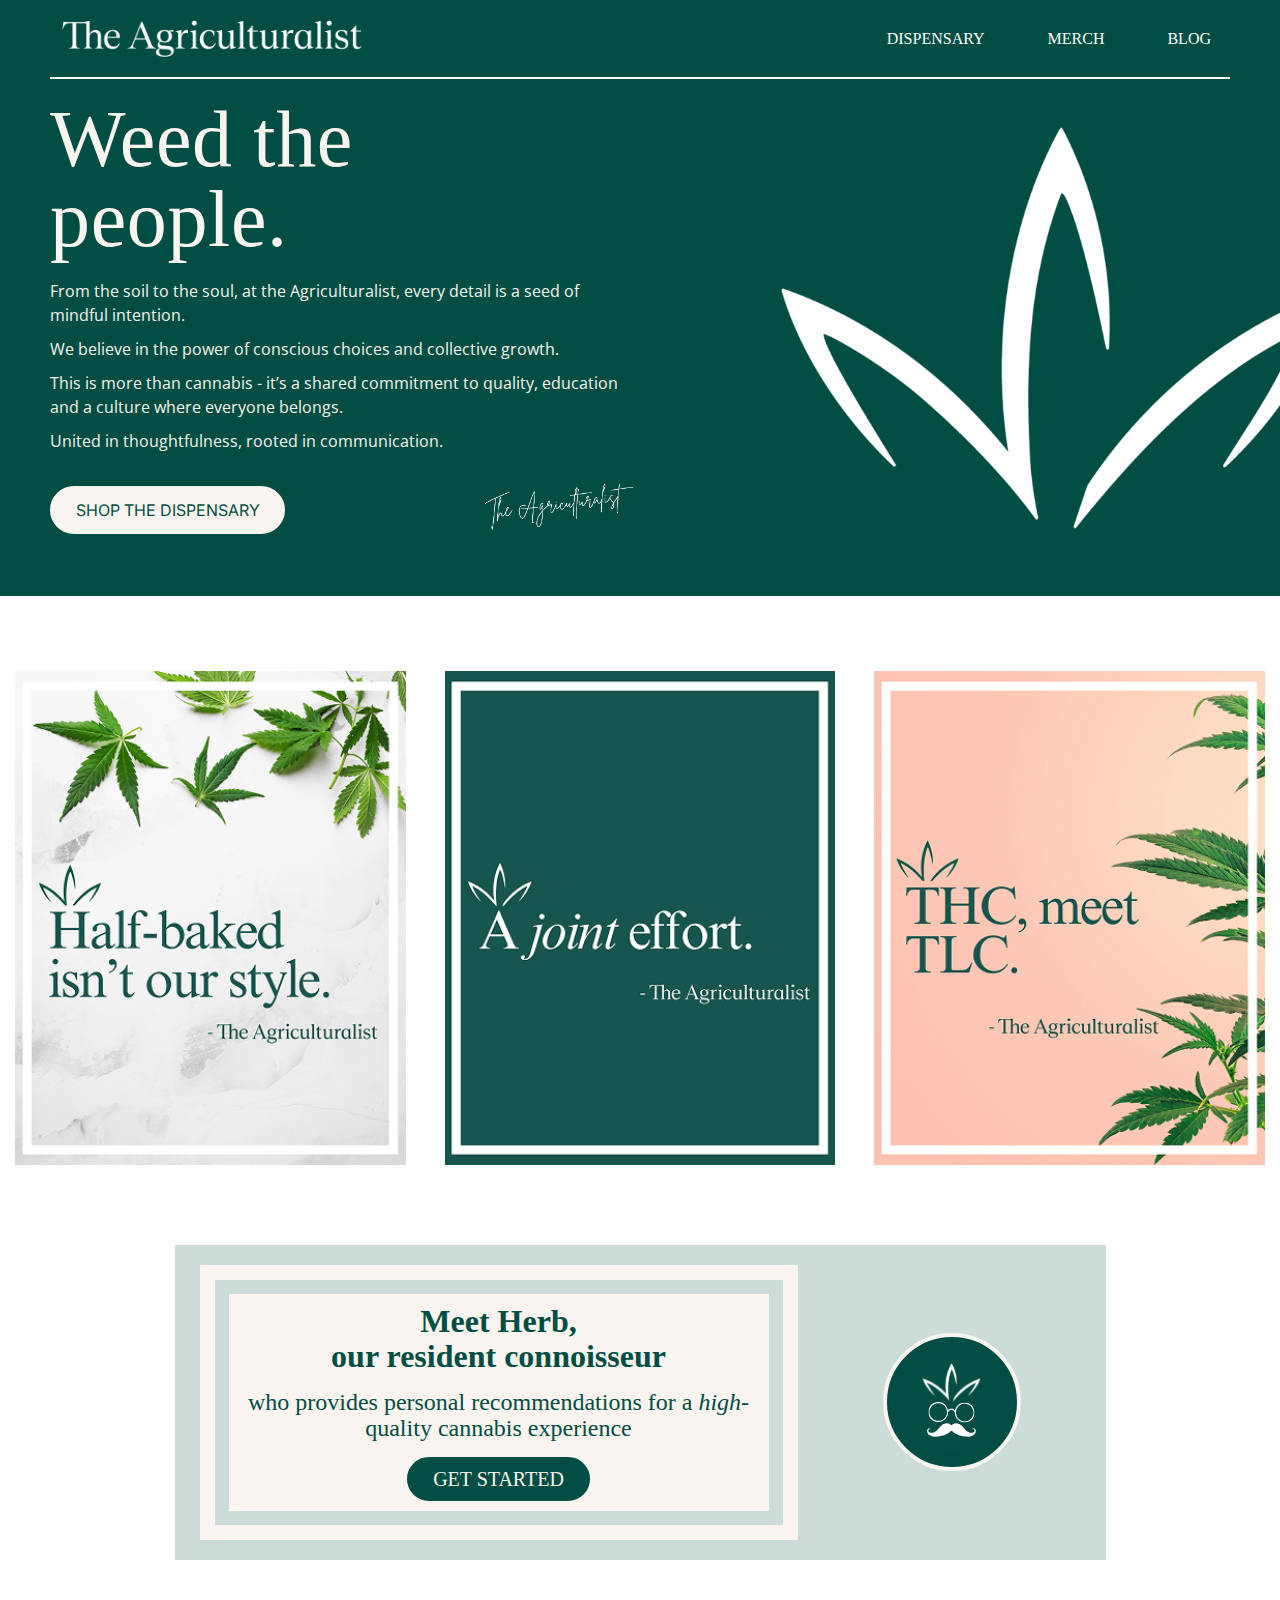
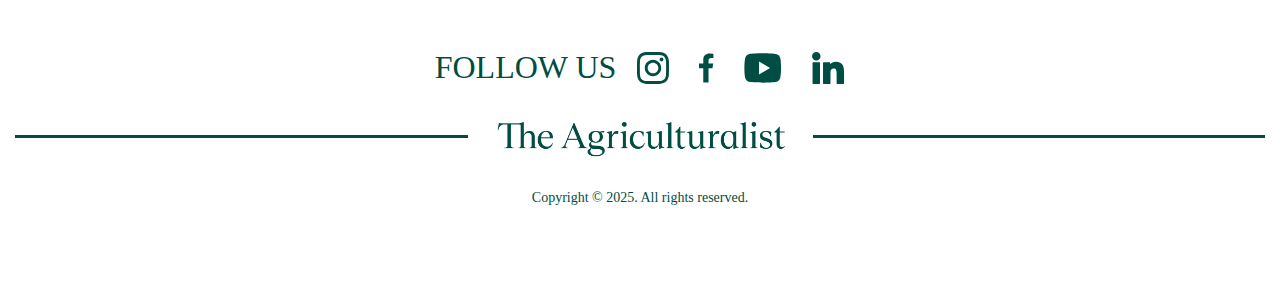
<file: index.html>
<!DOCTYPE html>
<html lang="en">
  <head>
    <!-- Google tag (gtag.js) -->
    <script async src="https://www.googletagmanager.com/gtag/js?id=G-NJY46LX2KY"></script>
    <script>
    window.dataLayer = window.dataLayer || [];
    function gtag(){dataLayer.push(arguments);}
    gtag('js', new Date());

    gtag('config', 'G-NJY46LX2KY');
    </script>
    <meta charset="UTF-8" />
    <meta name="viewport" content="width=device-width, initial-scale=1.0" />
    <meta name="description" content="Welcome to our online store"/>
    <title>The Agriculturalist</title>
    <!-- Favicon -->
    <link rel="icon" type="image/x-icon" href="assets/images/favicon.png">
    <link rel="apple-touch-icon" sizes="180x180" href="assets/images/favicon.png">
    <link rel="icon" type="image/png" sizes="32x32" href="assets/images/favicon.png">
    <link rel="icon" type="image/png" sizes="16x16" href="assets/images/favicon.png">
    <link rel="stylesheet" href="assets/fonts/fonts.css" />
    <link rel="stylesheet" href="assets/css/style.css" />
    <link rel="preconnect" href="https://fonts.googleapis.com" />
    <link rel="preconnect" href="https://fonts.gstatic.com" crossorigin />
    <link
      href="https://fonts.googleapis.com/css2?family=Open+Sans:ital,wght@0,300..800;1,300..800&display=swap"
      rel="stylesheet"
    />
    <link href="https://fonts.googleapis.com/css2?family=Inter:ital,opsz,wght@0,14..32,100..900;1,14..32,100..900&display=swap" rel="stylesheet">
    <script type="text/javascript" src="assets/js/custom.js"></script>
    <!-- Terpli Plugin -->
    <script id="terpliScript" async="true"
    src="https://assets.terpli.io/TerpliPlugin.js">
    </script>
    <!-- End Terpli Plugin -->
  </head>
  <body>
    <header class="header">
      <div class="header-main container">
        <div class="header-inner">
            <div class="site-logo">
                <a class="navbar-brand" href="https://the-agriculturalist-prod.vercel.app" target="_blank">
                    <img src="assets/images/main-logo.png" alt="site-logo" />
                  </a>
            </div>
            <button class="navbar-toggler" id="menu-toggle" aria-label="hamburger">
                <div class="bar"></div>
              </button>
            <nav class="desktop-navbar main-navigation">
                <ul class="nav-list">
                    <li class="nav-item">
                        <a href="https://dispensary.agriculturalist.group/" target="_blank">
                            DISPENSARY
                        </a>
                    </li>
                    <li class="nav-item">
                        <a href="https://dispensary.agriculturalist.group/collection/merch/" target="_blank">
                            MERCH
                        </a>
                    </li>
                    <li class="nav-item">
                        <a href="https://dispensary.agriculturalist.group/blog/" target="_blank">
                            BLOG
                        </a>
                    </li>
                </ul>
            </nav>
            <div class="mobile-navbar main-navigation">
                <ul class="nav-list">
                    <li class="nav-item">
                        <a href="https://dispensary.agriculturalist.group/" target="_blank">
                            DISPENSARY
                        </a>
                    </li>
                    <li class="nav-item">
                        <a href="https://dispensary.agriculturalist.group/collection/merch/" target="_blank">
                            MERCH
                        </a>
                    </li>
                    <li class="nav-item">
                        <a href="https://dispensary.agriculturalist.group/blog/" target="_blank">
                            BLOG
                        </a>
                    </li>
                </ul>
            </div>
        </div>
      </div>
    </header>
    <main id="mainContent">
    <section class="hero-banner-section">
        <div class="hero-banner-main container">
            <div class="left-content">
                <h1>Weed the <br> people.</h1>
                <div class="desc">
                    <p>From the soil to the soul, at the Agriculturalist, every detail is a seed of mindful intention.</p>
                    <p>We believe in the power of conscious choices and collective growth.</p>
                    <p>This is more than cannabis - it’s a shared commitment to quality, education and a culture where everyone belongs.</p>
                    <p>United in thoughtfulness, rooted in communication.</p>
                </div>
                <div class="cta-with-sign">
                    <a href="https://dispensary.agriculturalist.group/" target="_blank" class="button">SHOP THE DISPENSARY</a>
                    <div class="signature">
                        <img src="assets/images/TheAgriculturalist_Signature.svg" alt="agriculture-signature">
                    </div>
                </div>
            </div>
            <div class="right-image">
                <img src="assets/images/hero-banner.svg" alt="weed-banner">
            </div>
        </div>
    </section>
    <section class="frame-main common">
        <div class="container">
            <div class="frame-section">
                <ul class="frame-list">
                    <li>
                        <img src="assets/images/frame-1.png" alt="frame">
                    </li>
                    <li>
                        <img src="assets/images/frame-2.png" alt="frame">
                    </li>
                    <li>
                        <img src="assets/images/frame-3.png" alt="frame">
                    </li>
                </ul>
            </div>
        </div>
    </section>
    <section class="cta-main common">
        <div class="container">
            <div class="cta-section">
                <div class="cta-above">
                    <div class="cta-inside terpli-ad">
                        <div class="cta-left">
                            <div class="cta-left-inside">
                                <div class="cta-left-title">
                                    <h3>Meet Herb, <span>our resident connoisseur</span></h3>
                                </div>
                                <div class="cta-left-text">
                                    <p>who provides personal recommendations for a <span>high-</span>quality cannabis experience</p>
                                </div>
                                <div class="cta-left-btn">
                                    <a href="https://dispensary.agriculturalist.group/" target="_blank" class="btn-green">Get Started</a>
                                </div>
                            </div>
                        </div>
                        <div class="cta-right">
                            <div class="cta-logo-img">
                                <img src="assets/images/logo-main-edit.svg" alt="logo" class="cta-logo">
                            </div>
                        </div>
                    </div>
                </div>
            </div>
        </div>
    </section>
    </main>
    <!-- footer start -->
<footer class="footer common">
	<div class="container">
		<div class="footer-start">
            <div class="follow-us-start">
                <div class="follow-us-title">
                    <h2>Follow us</h2>
                </div>
                <div class="follow-us-list">
                    <ul class="social-icon">
                        <li>
                            <a href="https://www.instagram.com/theagriculturalist_fallriver/" target="_blank">
                                <img src="assets/images/instagram.svg" alt="instagram">
                            </a>
                        </li>
                        <li>
                            <a target="_blank" href="https://www.facebook.com/profile.php?id=61576019224677">
                                <img src="assets/images/facebook.svg" alt="facebook">
                            </a>
                        </li>
                        <li>
                            <a target="_blank" href="https://www.youtube.com/@TheAgriculturalist-Group">
                                <img src="assets/images/youtube.svg" alt="youtube">
                            </a>
                        </li>
                        <li>
                            <a target="_blank" href="https://www.linkedin.com/company/the-agriculturalist/">
                                <img src="assets/images/linkedin.svg" alt="linkedin">
                            </a>
                        </li>
                    </ul>
                </div>
            </div>
            <div class="footer-detail-start">
                <div class="footer-logo-start">
                    <div class="footer-logo">
                        <a href="https://dispensary.agriculturalist.group/" target="_blank">
                        <img src="assets/images/footer-logo-green.png" alt="logo" class="footer-logo-img">
                        </a>
                    </div>
                </div>
                <div class="footer-copyright-start">
                    <div class="footer-copyright">
                        <p>Copyright © 2025. All rights reserved.</p>
                    </div>
                </div>
            </div>
		</div>
	</div>
</footer>
<!-- footer end -->
  </body>
</html>
</file>
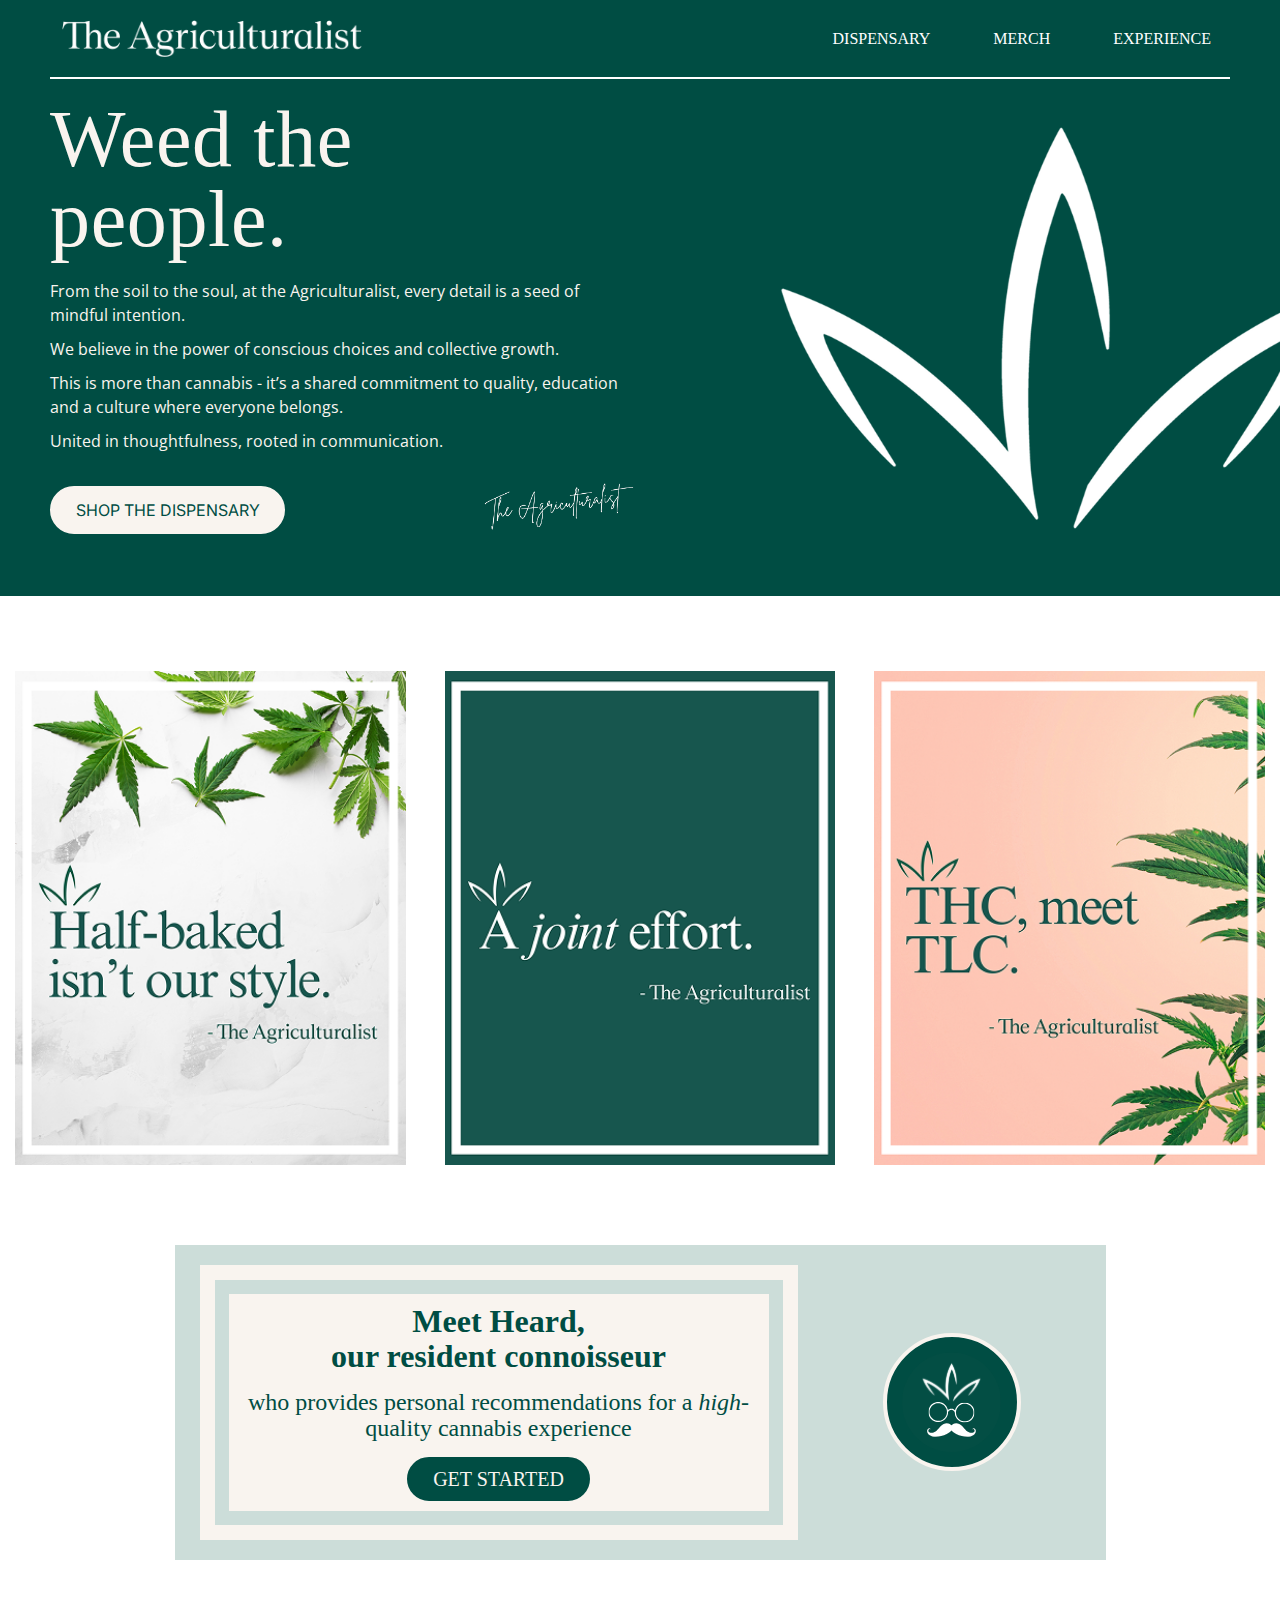
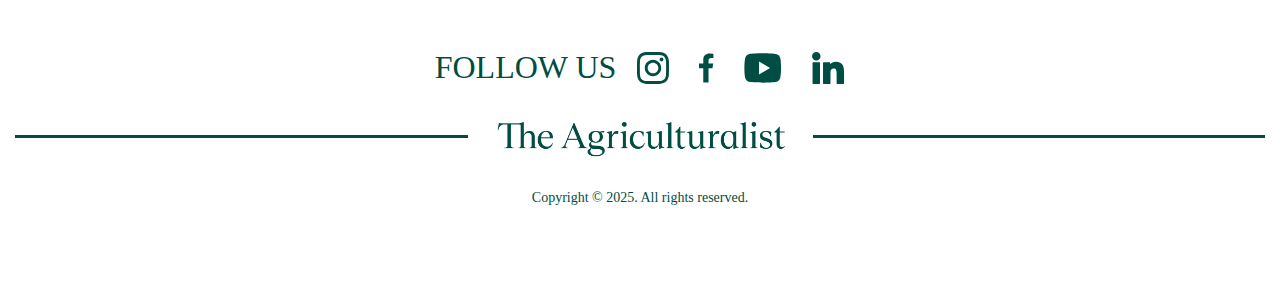
<file: theAgriculturist/index.html>
<!DOCTYPE html>
<html lang="en">
  <head>
    <meta charset="UTF-8" />
    <meta name="viewport" content="width=device-width, initial-scale=1.0" />
    <meta name="description" content="Welcome to our online store"/>
    <title>The Agriculturalist</title>
    <!-- Favicon -->
    <link rel="icon" type="image/x-icon" href="assets/images/favicon.png">
    <link rel="apple-touch-icon" sizes="180x180" href="assets/images/favicon.png">
    <link rel="icon" type="image/png" sizes="32x32" href="assets/images/favicon.png">
    <link rel="icon" type="image/png" sizes="16x16" href="assets/images/favicon.png">
    <link rel="stylesheet" href="assets/fonts/fonts.css" />
    <link rel="stylesheet" href="assets/css/style.css" />
    <link rel="preconnect" href="https://fonts.googleapis.com" />
    <link rel="preconnect" href="https://fonts.gstatic.com" crossorigin />
    <link
      href="https://fonts.googleapis.com/css2?family=Open+Sans:ital,wght@0,300..800;1,300..800&display=swap"
      rel="stylesheet"
    />
    <link href="https://fonts.googleapis.com/css2?family=Inter:ital,opsz,wght@0,14..32,100..900;1,14..32,100..900&display=swap" rel="stylesheet">
    <script type="text/javascript" src="assets/js/custom.js"></script>
  </head>
  <body>
    <header class="header">
      <div class="header-main container">
        <div class="header-inner">
            <div class="site-logo">
                <a class="navbar-brand" href="https://the-agriculturalist-prod.vercel.app" target="_blank">
                    <img src="assets/images/main-logo.png" alt="site-logo" />
                  </a>
            </div>
            <button class="navbar-toggler" id="menu-toggle" aria-label="hamburger">
                <div class="bar"></div>
              </button>
            <nav class="desktop-navbar main-navigation">
                <ul class="nav-list">
                    <li class="nav-item">
                        <a href="https://the-agriculturalist-prod.vercel.app/store-locator" target="_blank">
                            DISPENSARY
                        </a>
                    </li>
                    <li class="nav-item">
                        <a href="#">
                            MERCH
                        </a>
                    </li>
                    <li class="nav-item">
                        <a href="#">
                            EXPERIENCE
                        </a>
                    </li>
                </ul>
            </nav>
            <div class="mobile-navbar main-navigation">
                <ul class="nav-list">
                    <li class="nav-item">
                        <a href="https://the-agriculturalist-prod.vercel.app/store-locator" target="_blank">
                            DISPENSARY
                        </a>
                    </li>
                    <li class="nav-item">
                        <a href="#">
                            MERCH
                        </a>
                    </li>
                    <li class="nav-item">
                        <a href="#">
                            EXPERIENCE
                        </a>
                    </li>
                </ul>
            </div>
        </div>
      </div>
    </header>
    <main id="mainContent">
    <section class="hero-banner-section">
        <div class="hero-banner-main container">
            <div class="left-content">
                <h1>Weed the <br> people.</h1>
                <div class="desc">
                    <p>From the soil to the soul, at the Agriculturalist, every detail is a seed of mindful intention.</p>
                    <p>We believe in the power of conscious choices and collective growth.</p>
                    <p>This is more than cannabis - it’s a shared commitment to quality, education and a culture where everyone belongs.</p>
                    <p>United in thoughtfulness, rooted in communication.</p>
                </div>
                <div class="cta-with-sign">
                    <a href="https://the-agriculturalist-prod.vercel.app/store-locator" target="_blank" class="button">SHOP THE DISPENSARY</a>
                    <div class="signature">
                        <img src="assets/images/TheAgriculturalist_Signature.svg" alt="agriculture-signature">
                    </div>
                </div>
            </div>
            <div class="right-image">
                <img src="assets/images/hero-banner.svg" alt="weed-banner">
            </div>
        </div>
    </section>
    <section class="frame-main common">
        <div class="container">
            <div class="frame-section">
                <ul class="frame-list">
                    <li>
                        <img src="assets/images/frame-1.png" alt="frame">
                    </li>
                    <li>
                        <img src="assets/images/frame-2.png" alt="frame">
                    </li>
                    <li>
                        <img src="assets/images/frame-3.png" alt="frame">
                    </li>
                </ul>
            </div>
        </div>
    </section>
    <section class="cta-main common">
        <div class="container">
            <div class="cta-section">
                <div class="cta-above">
                    <div class="cta-inside">
                        <div class="cta-left">
                            <div class="cta-left-inside">
                                <div class="cta-left-title">
                                    <h3>Meet Heard, <span>our resident connoisseur</span></h3>
                                </div>
                                <div class="cta-left-text">
                                    <p>who provides personal recommendations for a <span>high-</span>quality cannabis experience</p>
                                </div>
                                <div class="cta-left-btn">
                                    <a href="https://the-agriculturalist-prod.vercel.app" target="_blank" class="btn-green">Get Started</a>
                                </div>
                            </div>
                        </div>
                        <div class="cta-right">
                            <div class="cta-logo-img">
                                <img src="assets/images/logo-main-edit.svg" alt="logo" class="cta-logo">
                            </div>
                        </div>
                    </div>
                </div>
            </div>
        </div>
    </section>
    </main>
    <!-- footer start -->
<footer class="footer common">
	<div class="container">
		<div class="footer-start">
            <div class="follow-us-start">
                <div class="follow-us-title">
                    <h2>Follow us</h2>
                </div>
                <div class="follow-us-list">
                    <ul class="social-icon">
                        <li>
                            <a href="https://www.instagram.com/theagriculturalist_fallriver/" target="_blank">
                                <img src="assets/images/instagram.svg" alt="instagram">
                            </a>
                        </li>
                        <li>
                            <a target="_blank" href="https://www.facebook.com/">
                                <img src="assets/images/facebook.svg" alt="facebook">
                            </a>
                        </li>
                        <li>
                            <a target="_blank" href="https://www.youtube.com/">
                                <img src="assets/images/youtube.svg" alt="youtube">
                            </a>
                        </li>
                        <li>
                            <a target="_blank" href="https://www.linkedin.com/company/the-agriculturalist/">
                                <img src="assets/images/linkedin.svg" alt="linkedin">
                            </a>
                        </li>
                    </ul>
                </div>
            </div>
            <div class="footer-detail-start">
                <div class="footer-logo-start">
                    <div class="footer-logo">
                        <a href="https://the-agriculturalist-prod.vercel.app" target="_blank">
                        <img src="assets/images/footer-logo-green.png" alt="logo" class="footer-logo-img">
                        </a>
                    </div>
                </div>
                <div class="footer-copyright-start">
                    <div class="footer-copyright">
                        <p>Copyright © 2025. All rights reserved.</p>
                    </div>
                </div>
            </div>
		</div>
	</div>
</footer>
<!-- footer end -->
  </body>
</html>
</file>
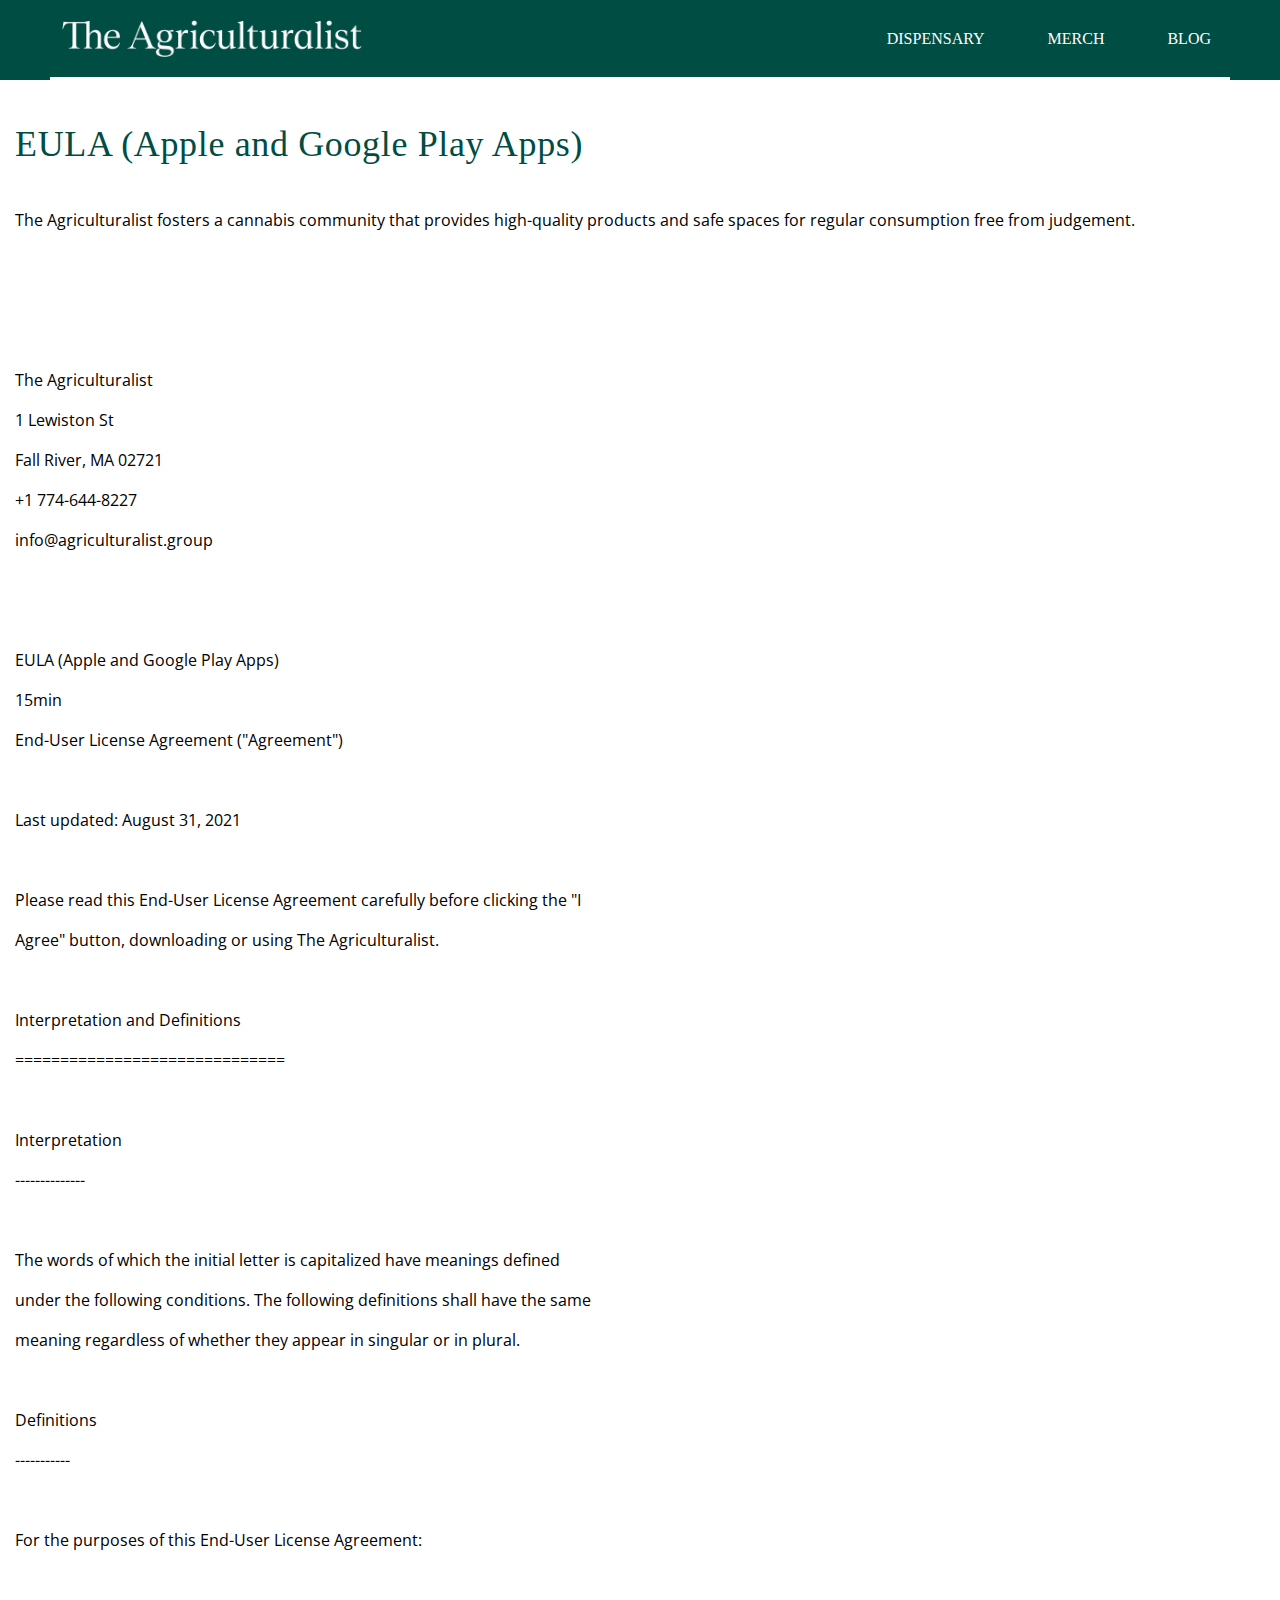
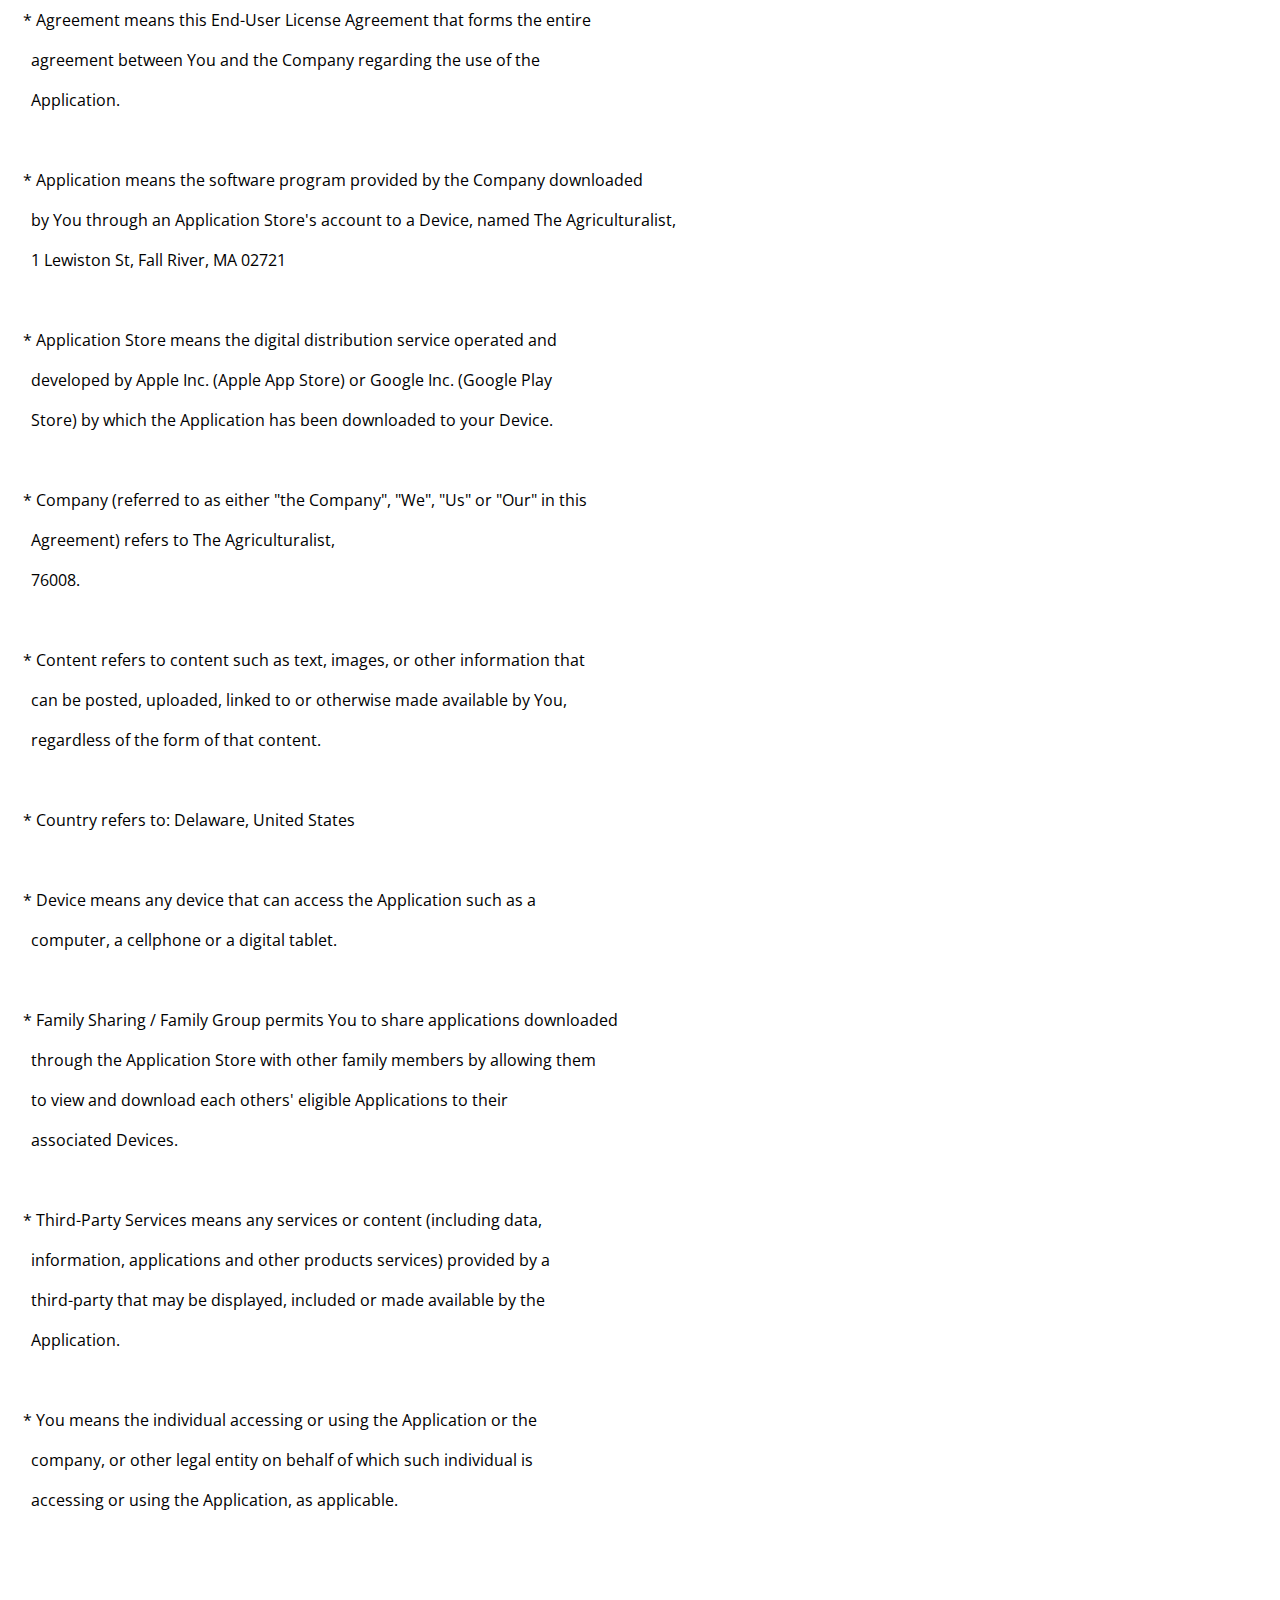
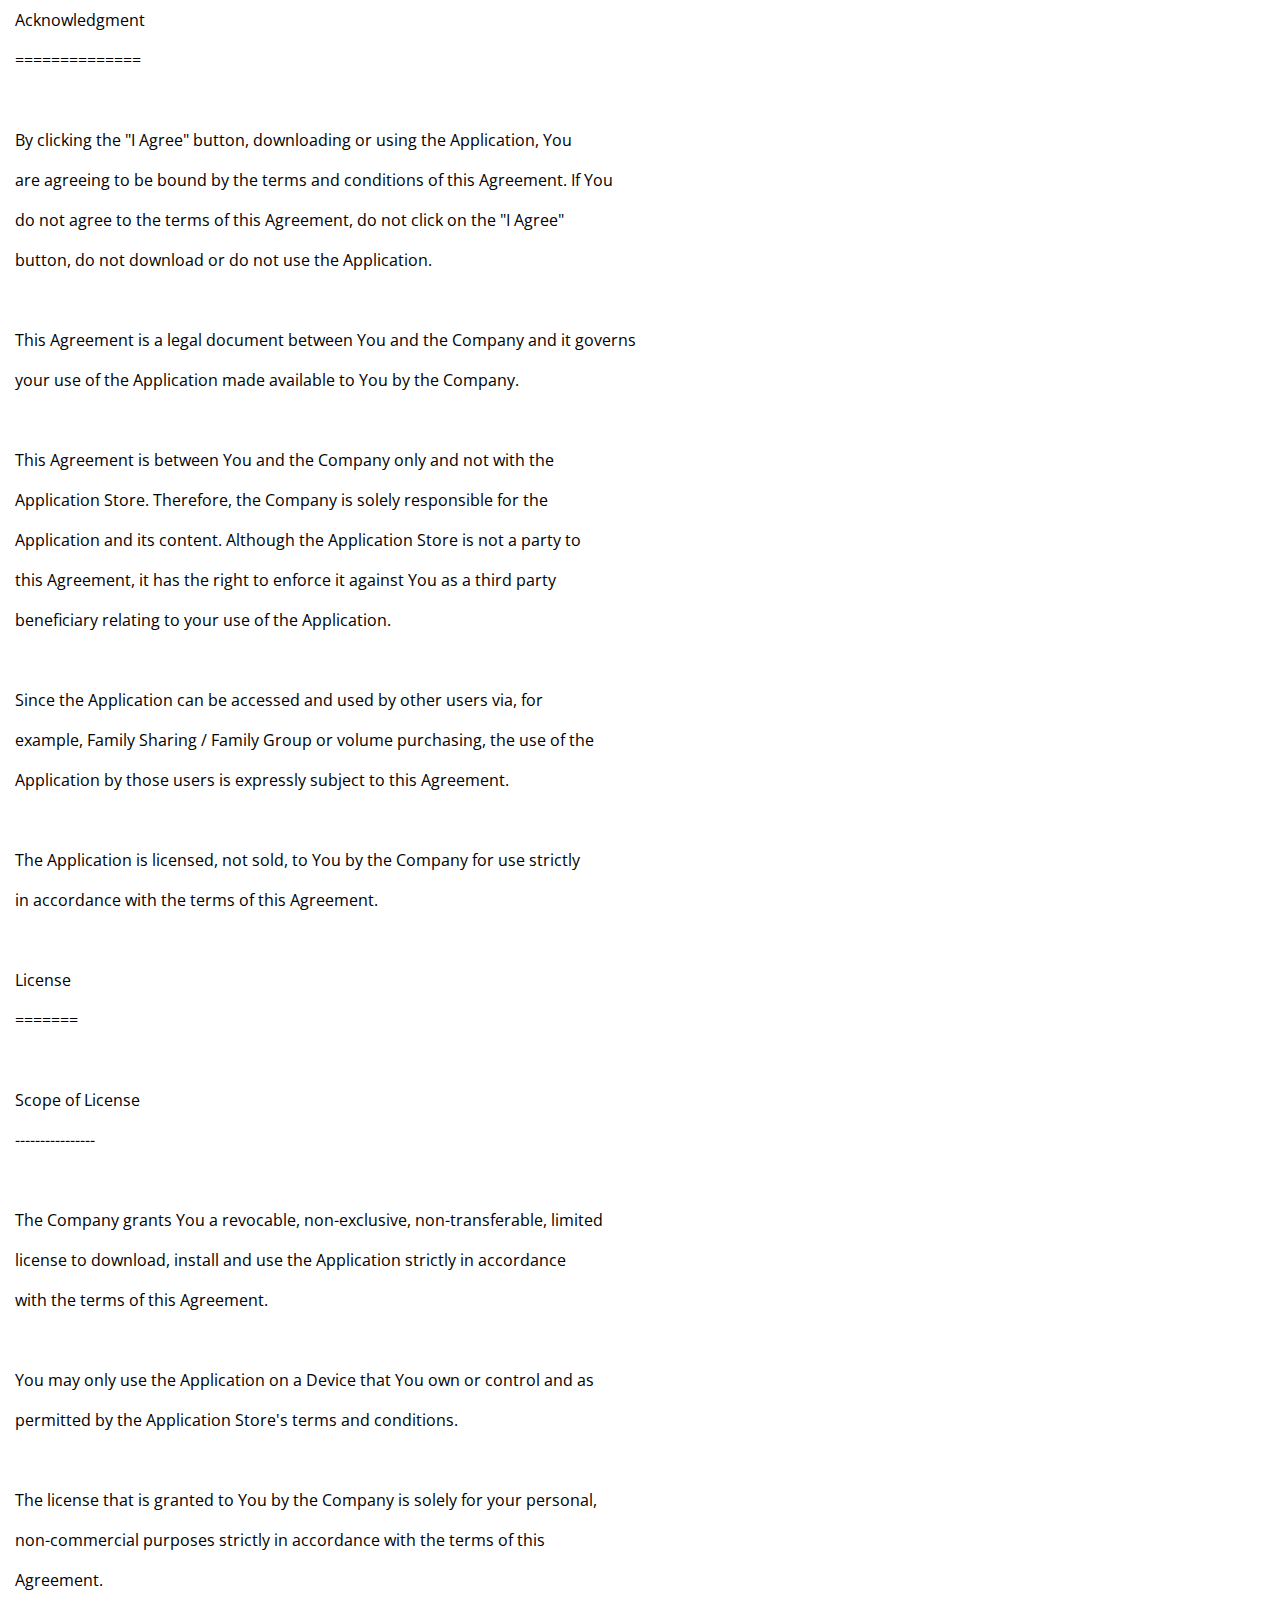
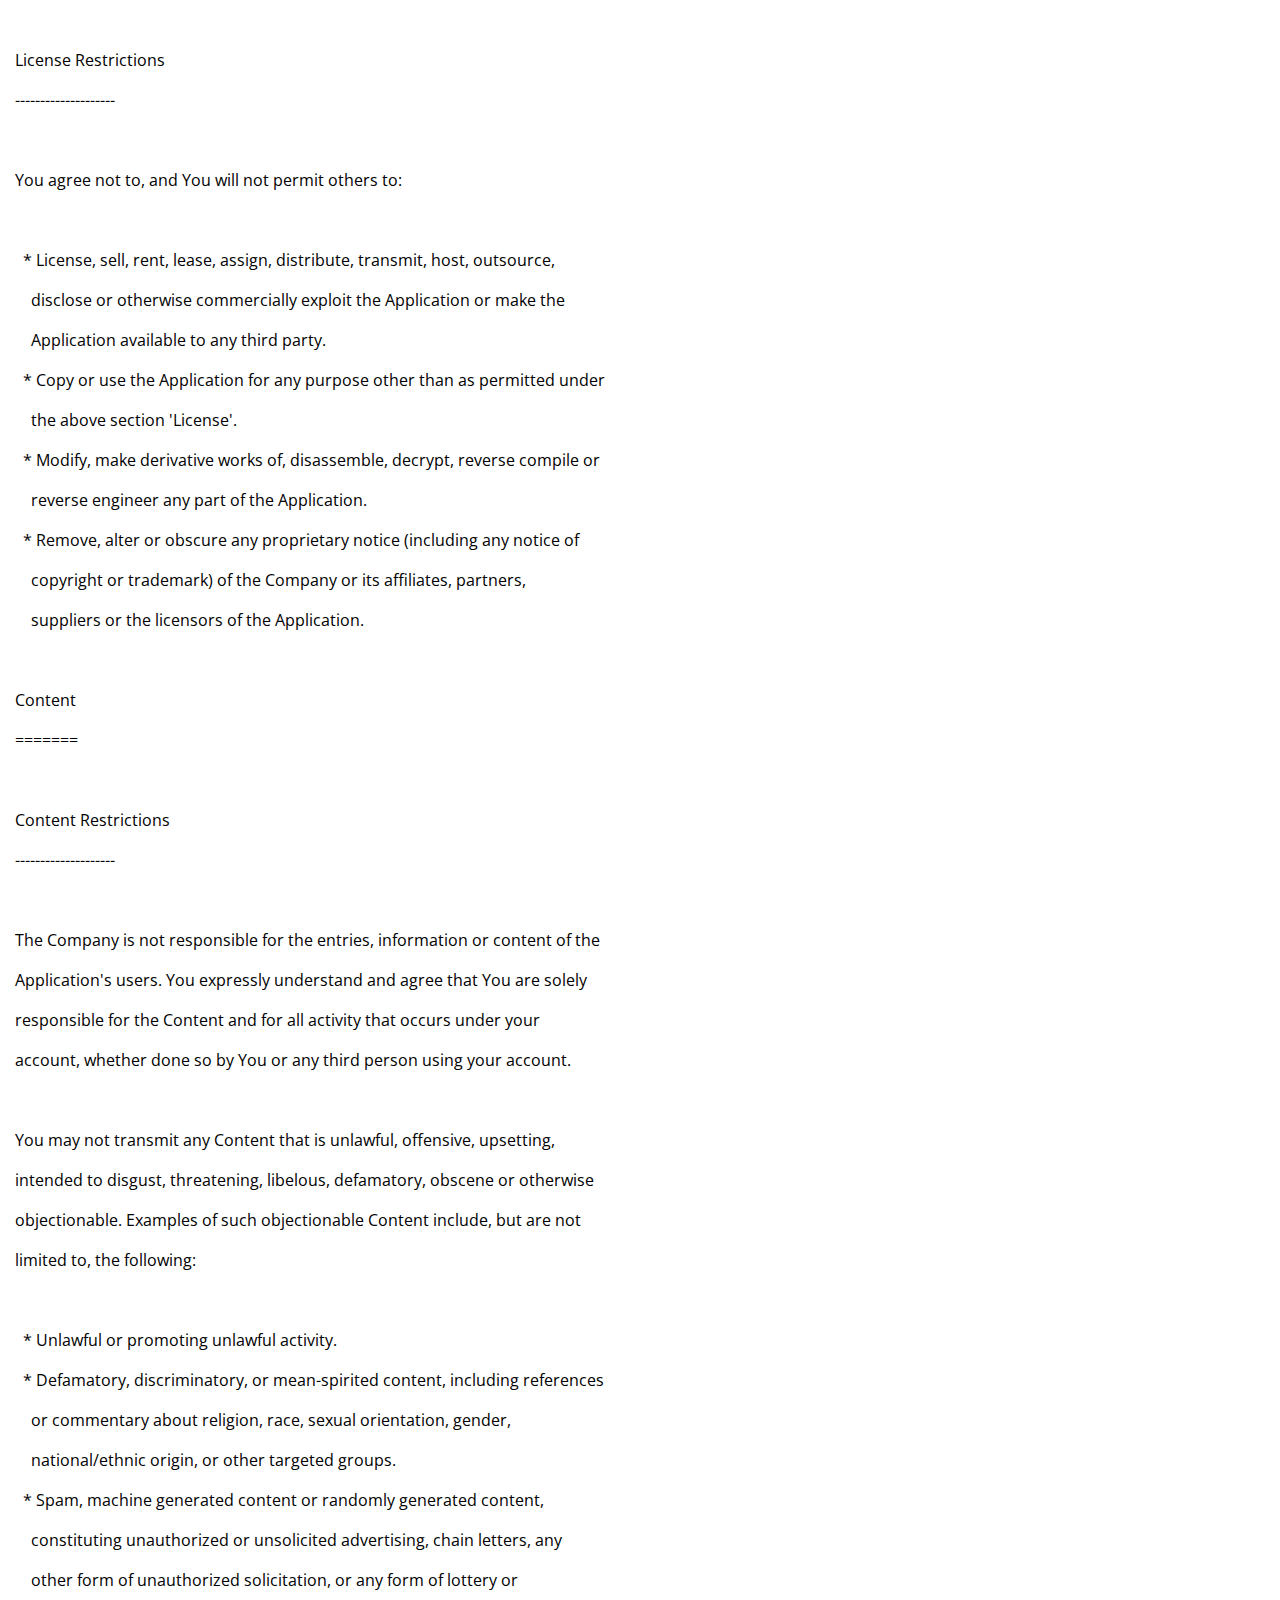
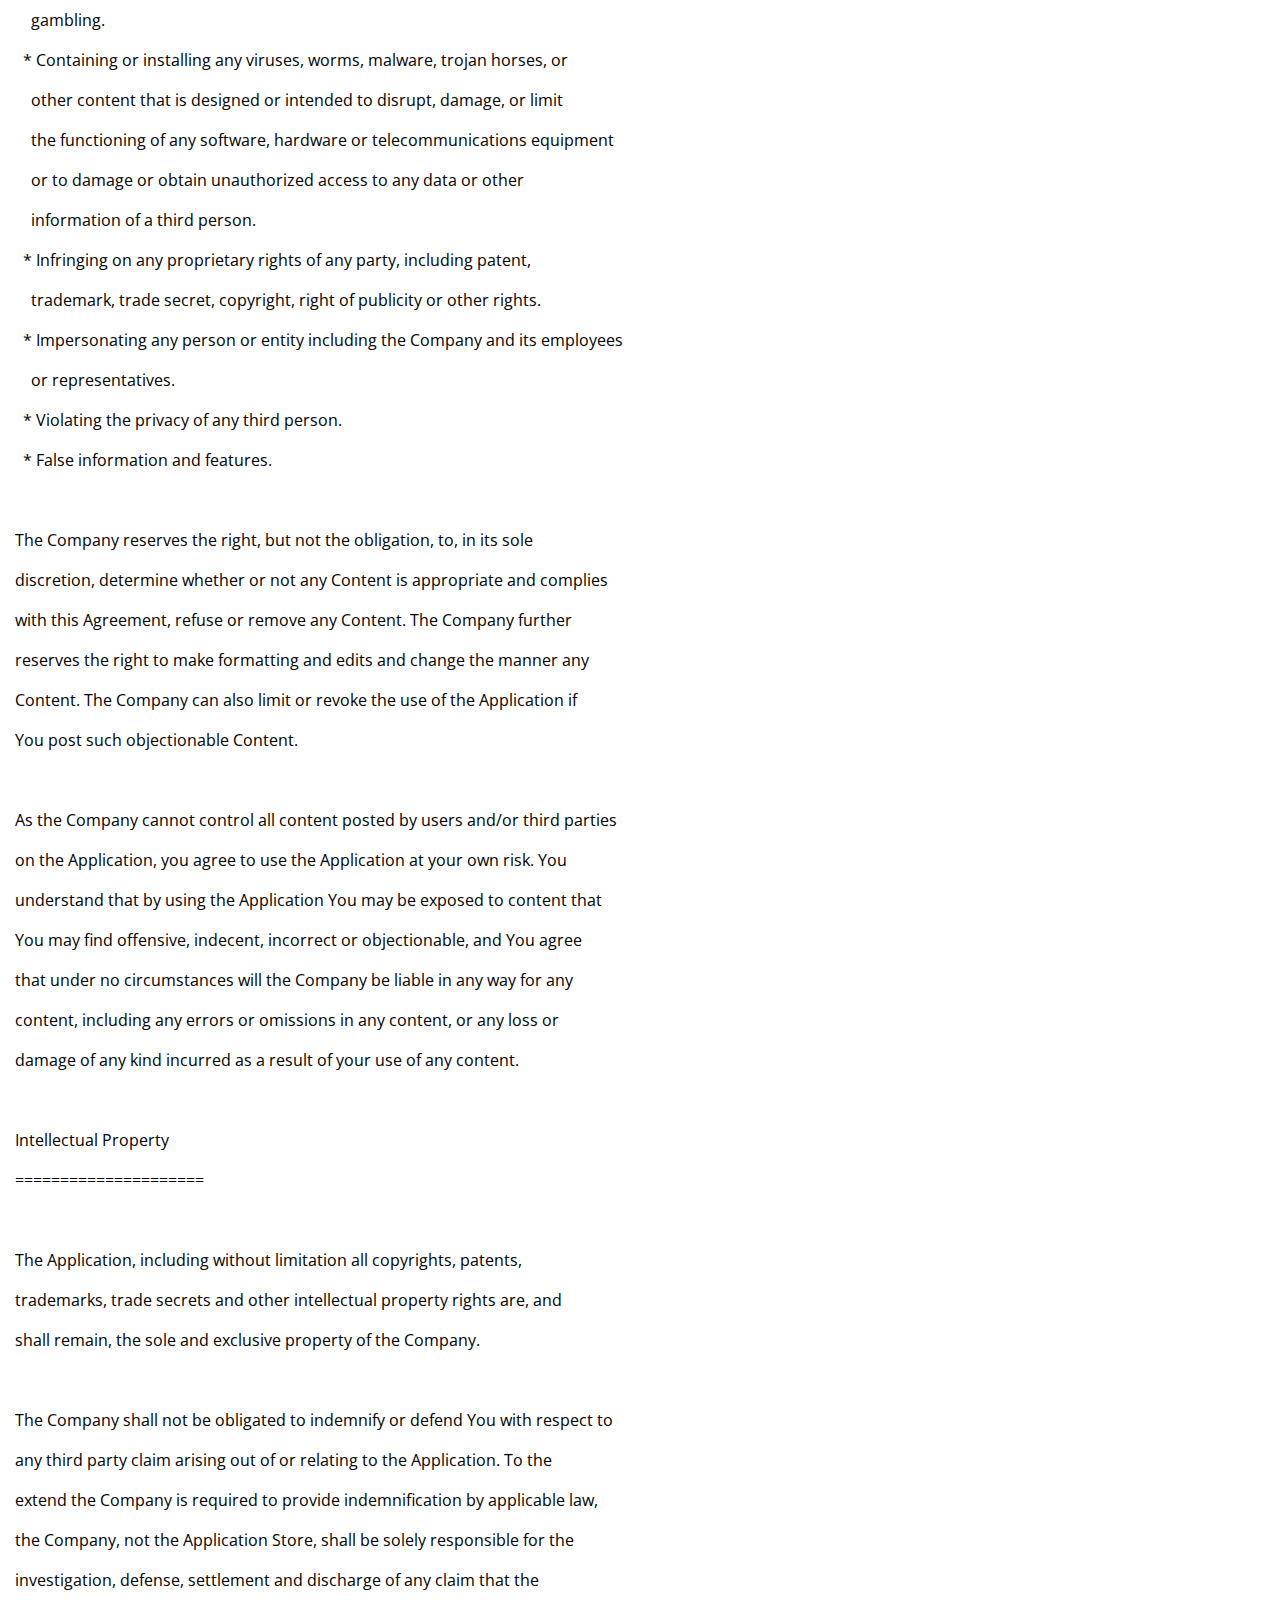
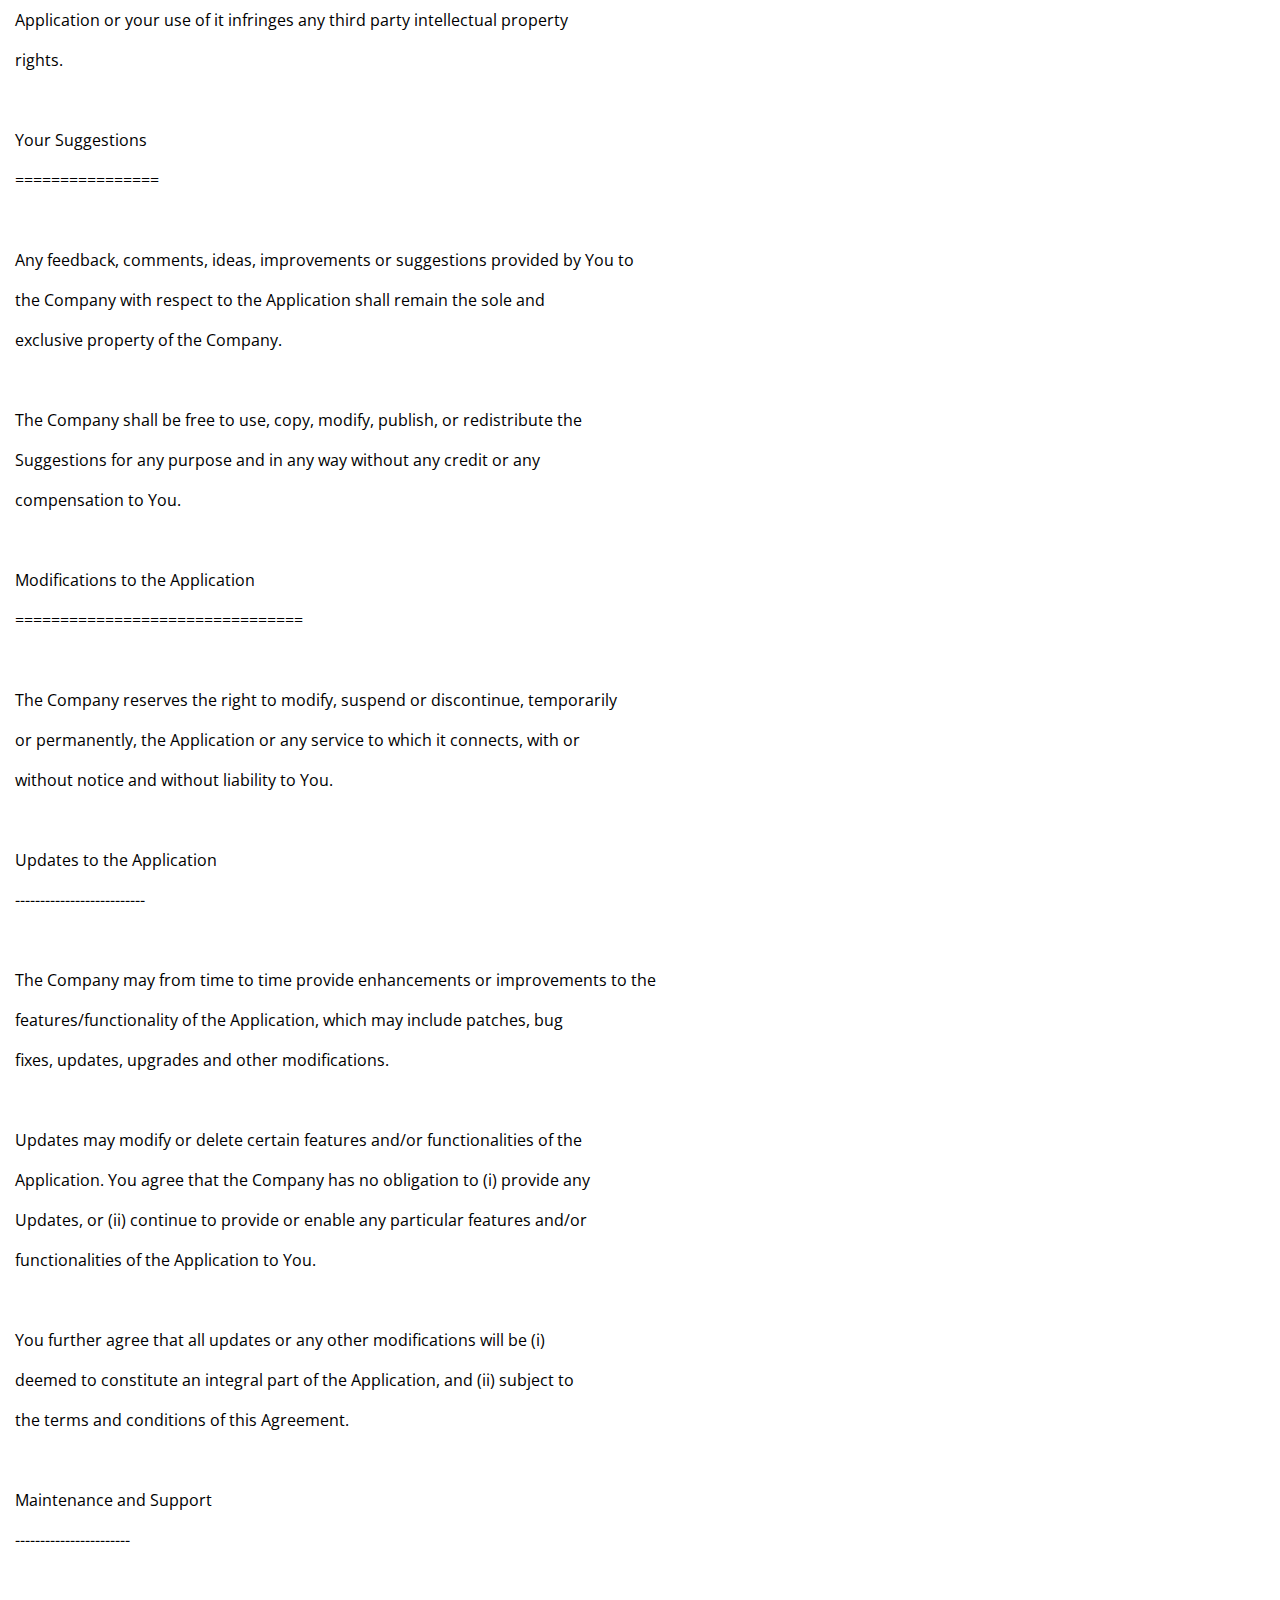
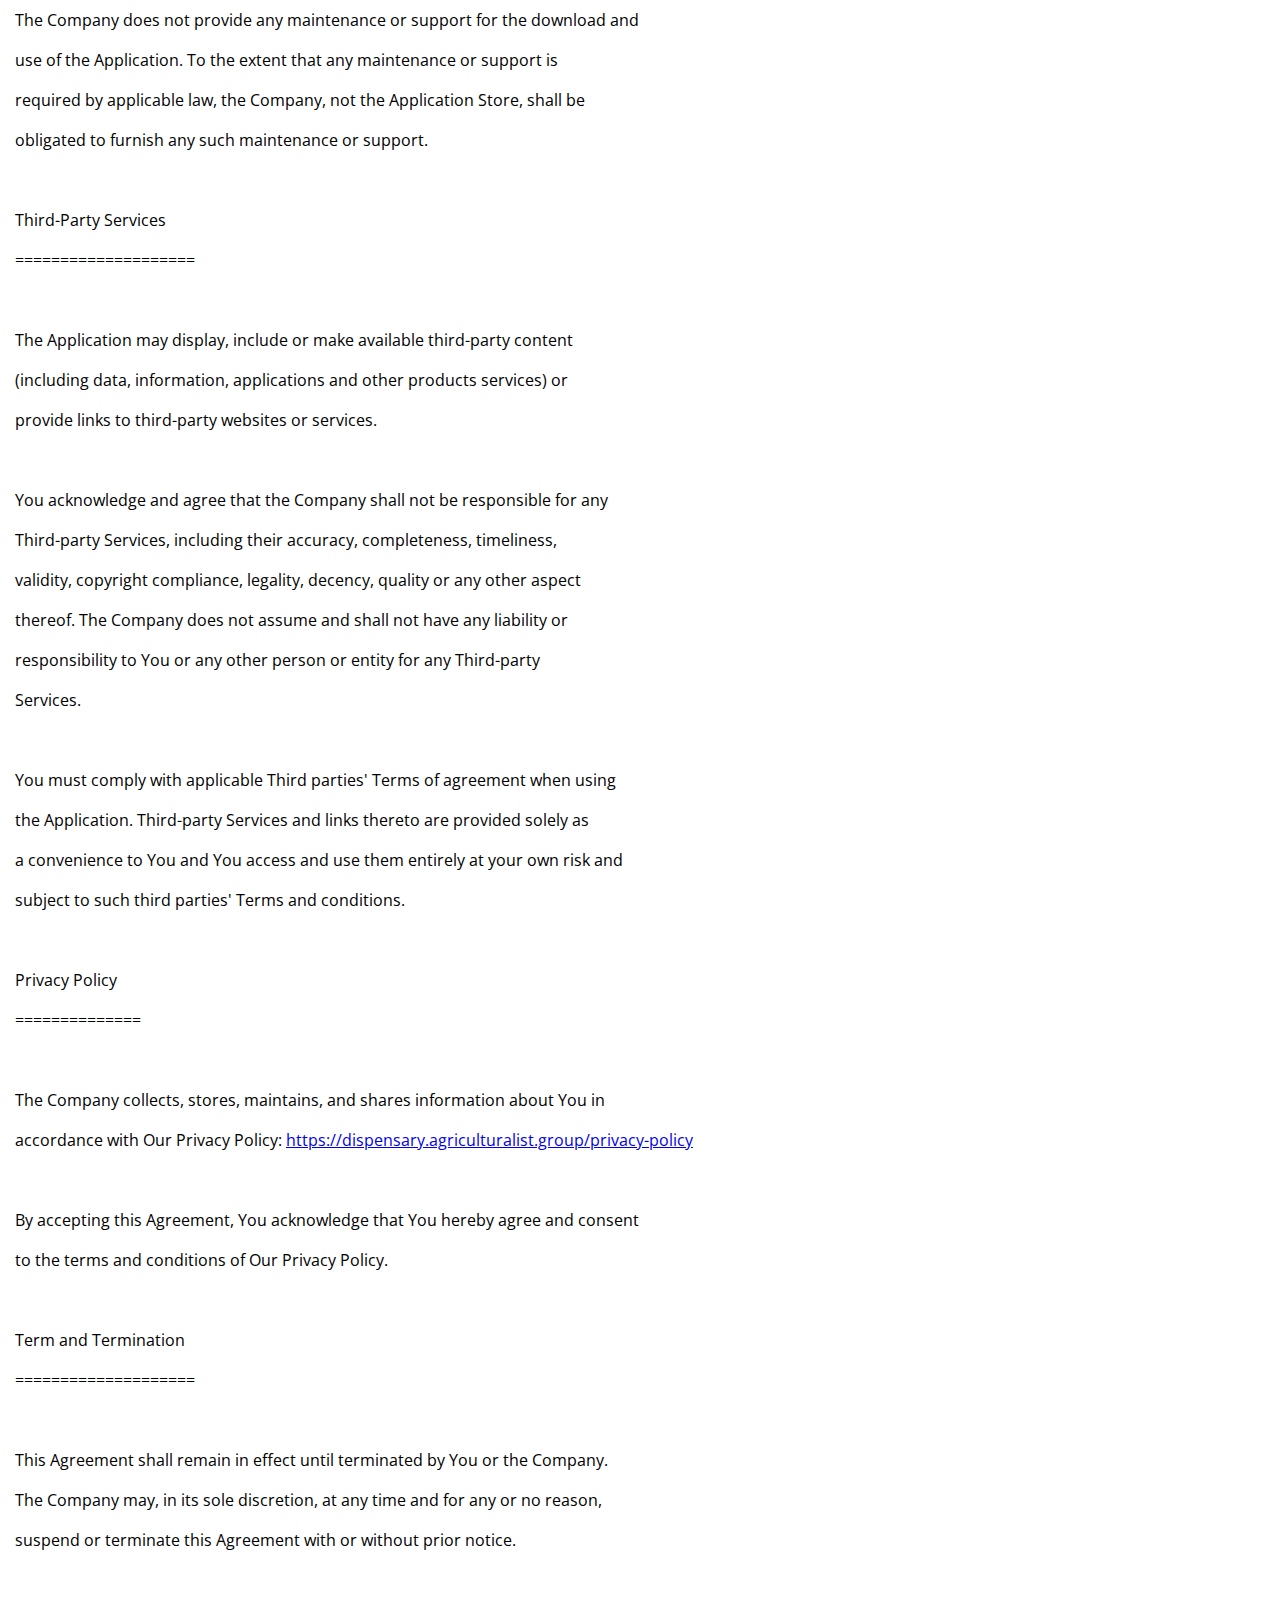
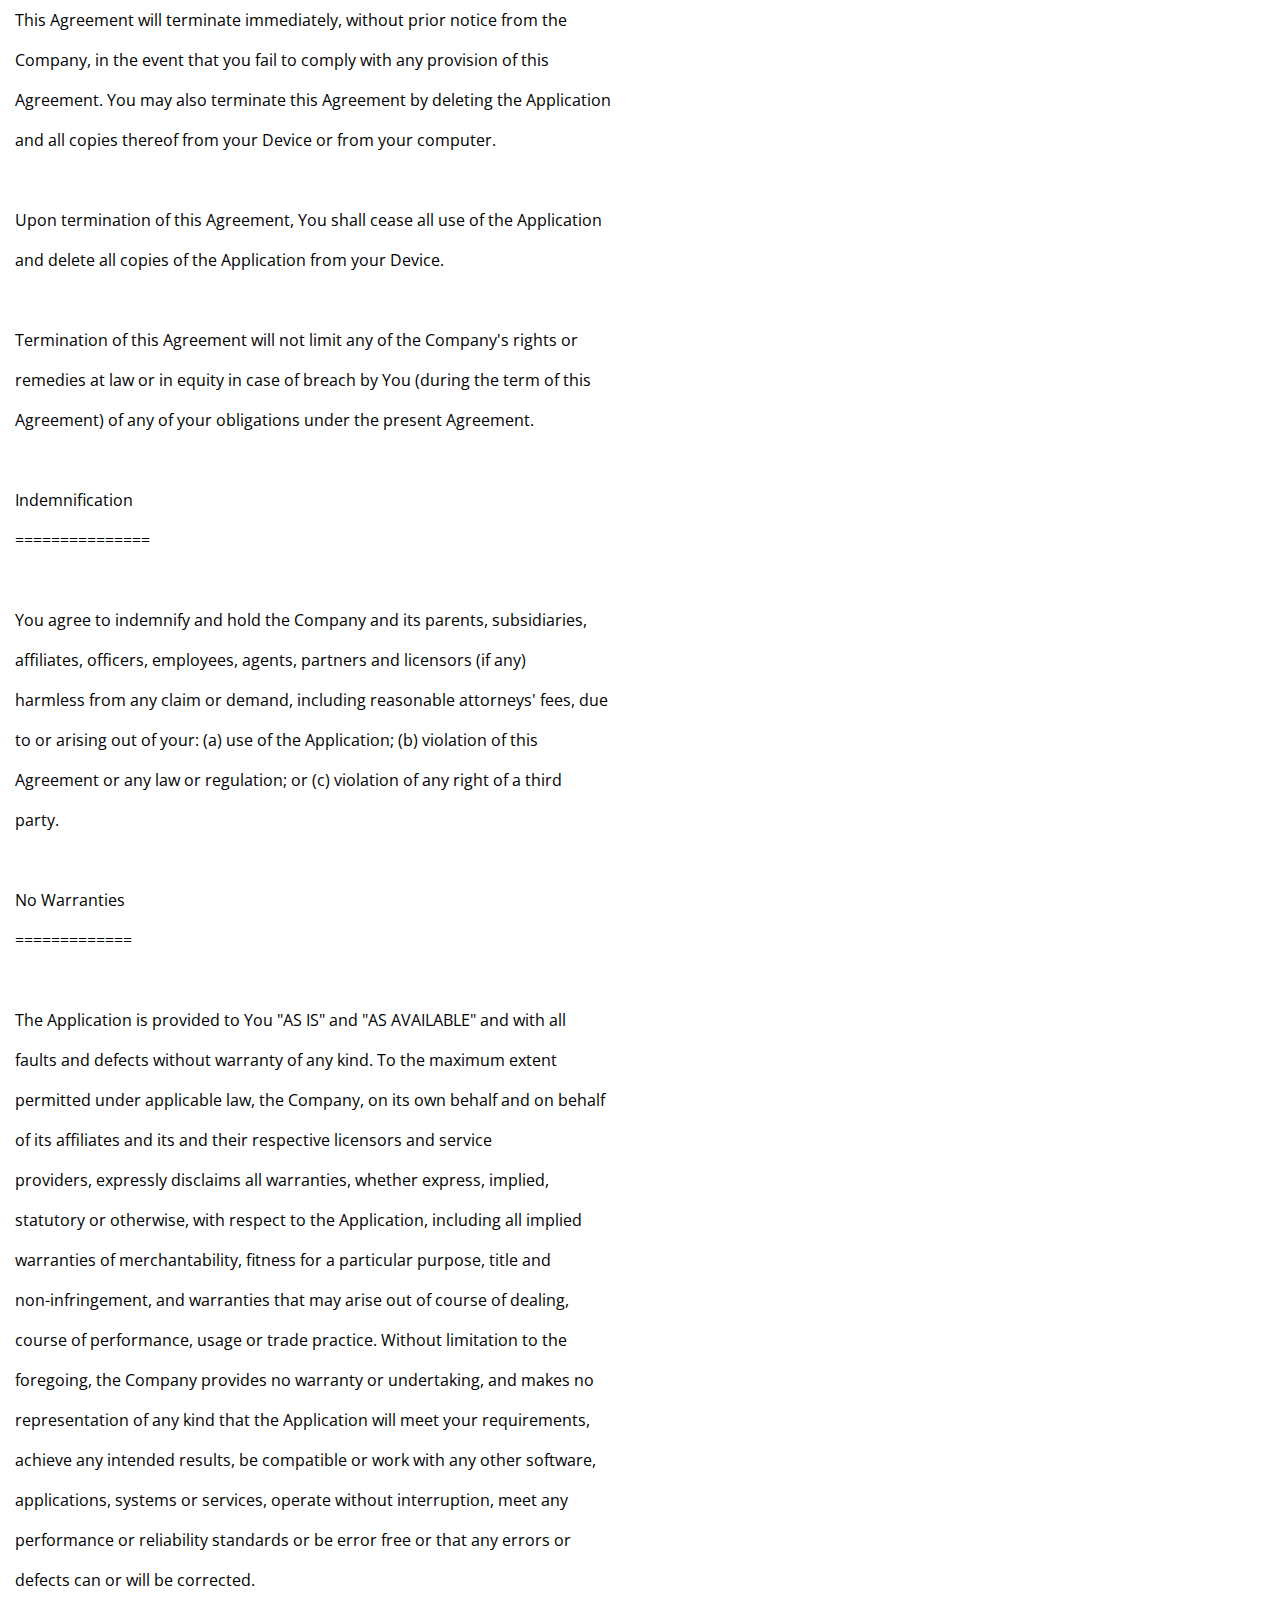
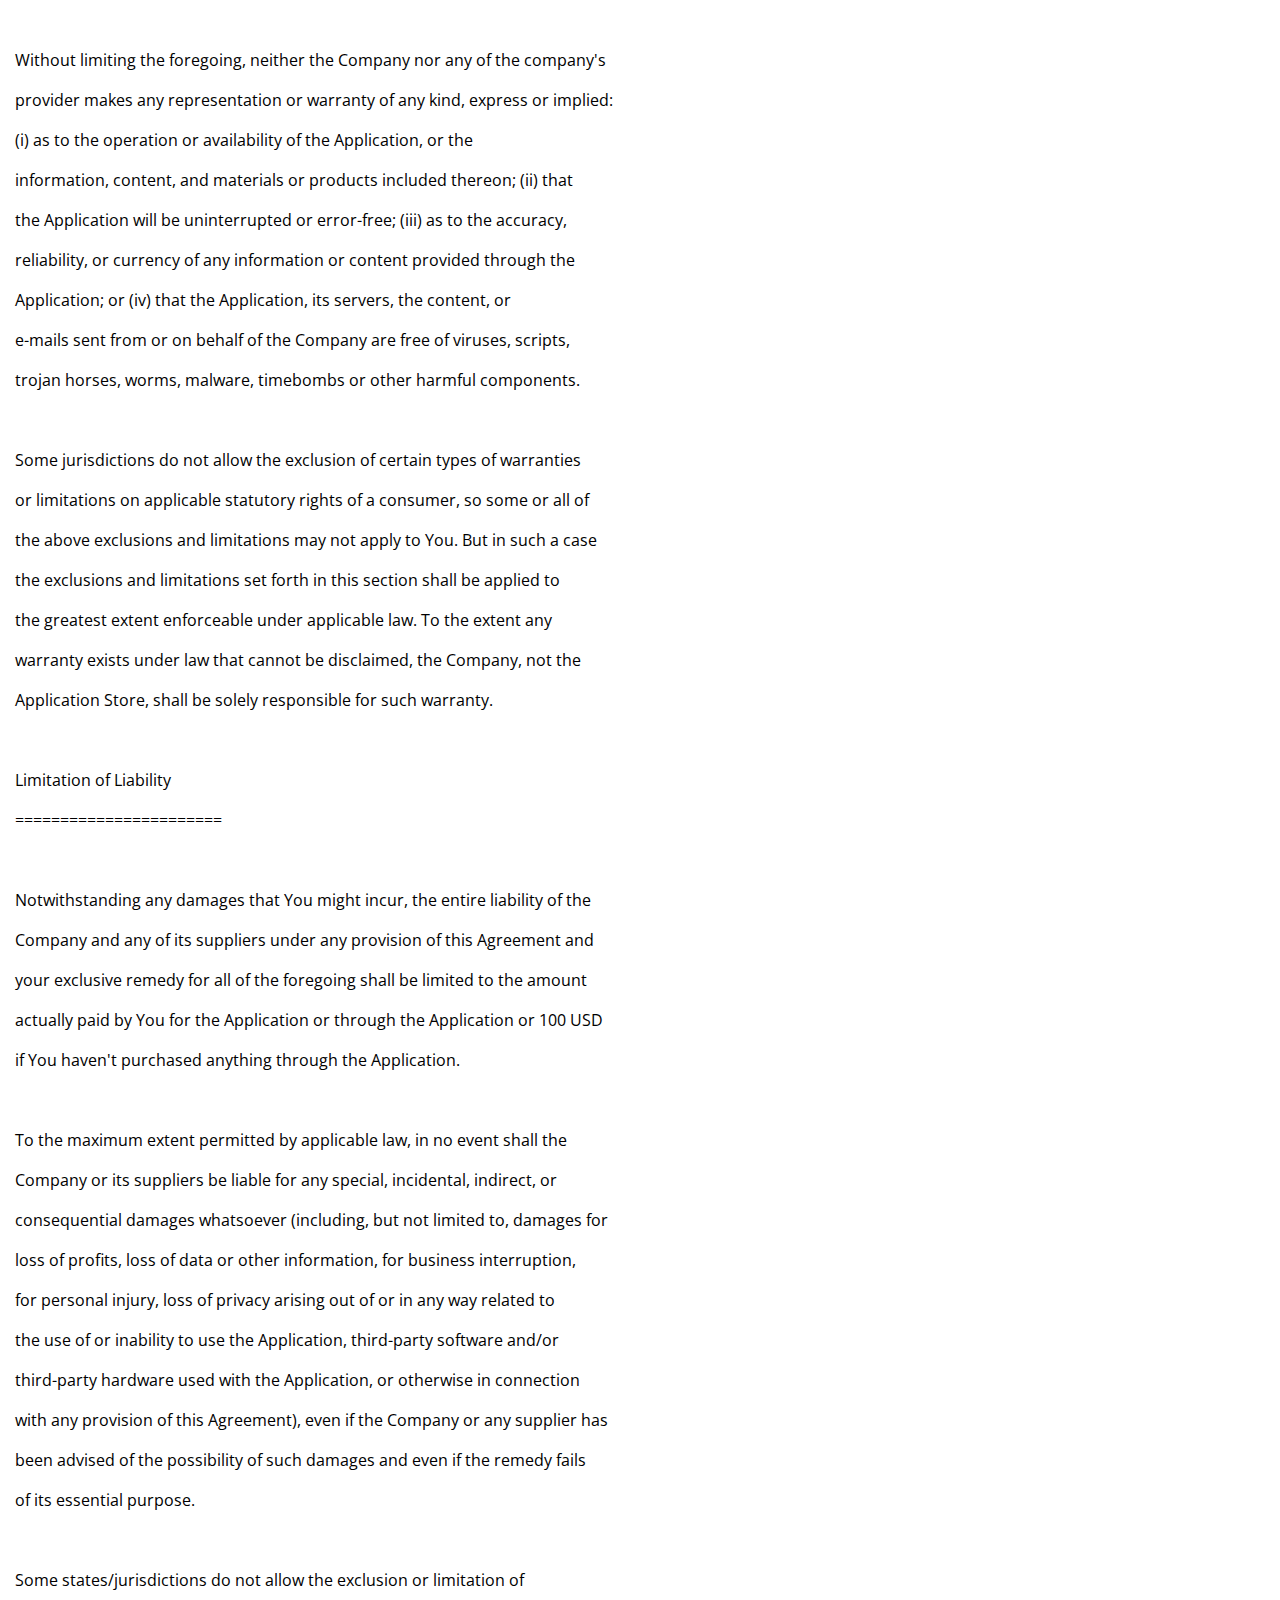
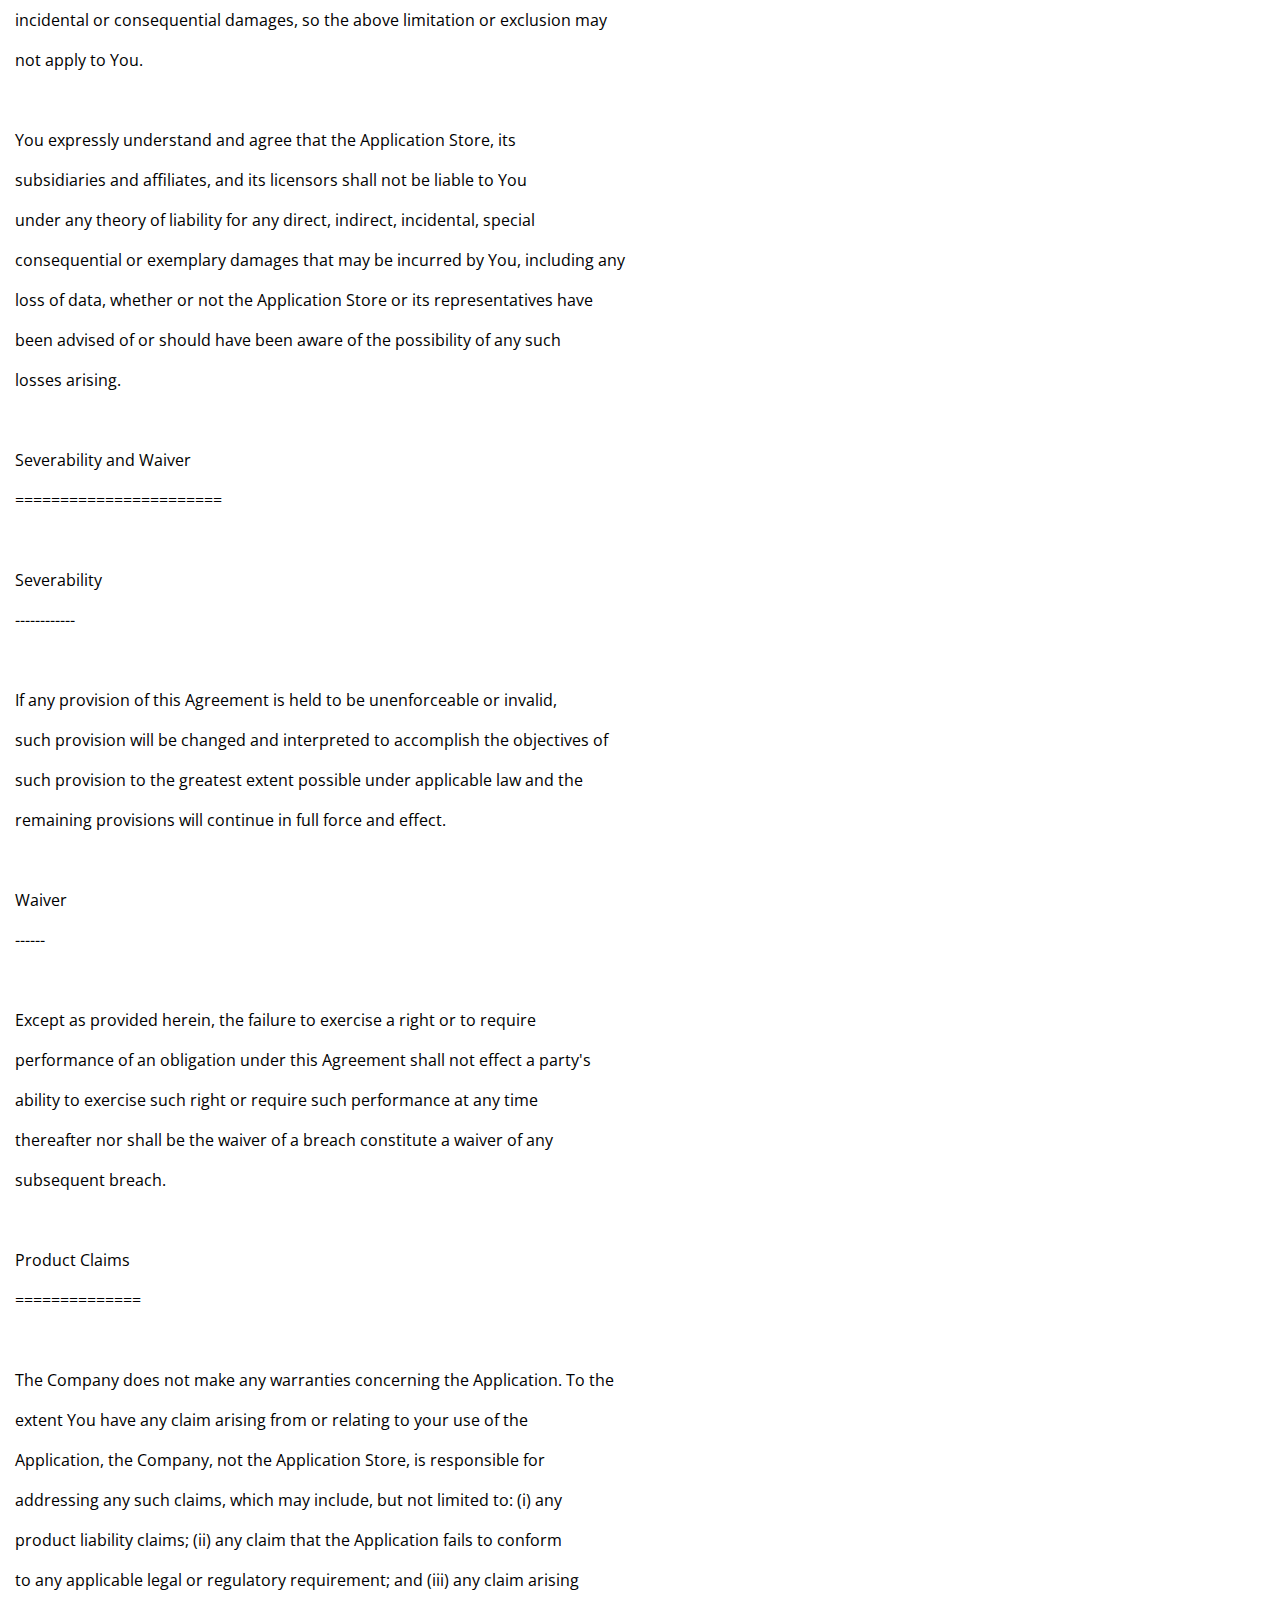
<file: eula.html>
<!DOCTYPE html>
<html lang="en">
  <head>
    <!-- Google tag (gtag.js) -->
    <script async src="https://www.googletagmanager.com/gtag/js?id=G-NJY46LX2KY"></script>
    <script>
    window.dataLayer = window.dataLayer || [];
    function gtag(){dataLayer.push(arguments);}
    gtag('js', new Date());

    gtag('config', 'G-NJY46LX2KY');
    </script>
    <meta charset="UTF-8" />
    <meta name="viewport" content="width=device-width, initial-scale=1.0" />
    <meta name="description" content="Welcome to our online store"/>
    <title>The Agriculturalist</title>
    <!-- Favicon -->
    <link rel="icon" type="image/x-icon" href="assets/images/favicon.png">
    <link rel="apple-touch-icon" sizes="180x180" href="assets/images/favicon.png">
    <link rel="icon" type="image/png" sizes="32x32" href="assets/images/favicon.png">
    <link rel="icon" type="image/png" sizes="16x16" href="assets/images/favicon.png">
    <link rel="stylesheet" href="assets/fonts/fonts.css" />
    <link rel="stylesheet" href="assets/css/style.css" />
    <link rel="preconnect" href="https://fonts.googleapis.com" />
    <link rel="preconnect" href="https://fonts.gstatic.com" crossorigin />
    <link
      href="https://fonts.googleapis.com/css2?family=Open+Sans:ital,wght@0,300..800;1,300..800&display=swap"
      rel="stylesheet"
    />
    <link href="https://fonts.googleapis.com/css2?family=Inter:ital,opsz,wght@0,14..32,100..900;1,14..32,100..900&display=swap" rel="stylesheet">
    <script type="text/javascript" src="assets/js/custom.js"></script>
  </head>
  <body>
    <header class="header">
      <div class="header-main container">
        <div class="header-inner">
            <div class="site-logo">
                <a class="navbar-brand" href="https://the-agriculturalist-prod.vercel.app" target="_blank">
                    <img src="assets/images/main-logo.png" alt="site-logo" />
                  </a>
            </div>
            <button class="navbar-toggler" id="menu-toggle" aria-label="hamburger">
                <div class="bar"></div>
              </button>
            <nav class="desktop-navbar main-navigation">
                <ul class="nav-list">
                    <li class="nav-item">
                        <a href="https://dispensary.agriculturalist.group/" target="_blank">
                            DISPENSARY
                        </a>
                    </li>
                    <li class="nav-item">
                        <a href="https://dispensary.agriculturalist.group/collection/merch/" target="_blank">
                            MERCH
                        </a>
                    </li>
                    <li class="nav-item">
                        <a href="https://dispensary.agriculturalist.group/blog/" target="_blank">
                            BLOG
                        </a>
                    </li>
                </ul>
            </nav>
            <div class="mobile-navbar main-navigation">
                <ul class="nav-list">
                    <li class="nav-item">
                        <a href="https://dispensary.agriculturalist.group/" target="_blank">
                            DISPENSARY
                        </a>
                    </li>
                    <li class="nav-item">
                        <a href="https://dispensary.agriculturalist.group/collection/merch/" target="_blank">
                            MERCH
                        </a>
                    </li>
                    <li class="nav-item">
                        <a href="https://dispensary.agriculturalist.group/blog/" target="_blank">
                            BLOG
                        </a>
                    </li>
                </ul>
            </div>
        </div>
      </div>
    </header>
    <main id="mainContent">
    <section class="frame-main common">
        <div class="container">
            <h1 style="color: rgb(0, 77, 67);font-size:36px;">EULA (Apple and Google Play Apps)
            </h1>
            <div>
                <p><span style="font-weight: 400;">The Agriculturalist fosters a cannabis community that provides high-quality products and safe spaces for regular consumption free from judgement.</span></p>
<p>&nbsp;</p>
<p>&nbsp;</p>
<p>&nbsp;</p>
<p><span style="font-weight: 400;">The Agriculturalist</span></p>
<p><span style="font-weight: 400;">1 Lewiston St</span></p>
<p><span style="font-weight: 400;">Fall River, MA 02721</span></p>
<p><span style="font-weight: 400;">+1 774-644-8227</span></p>
<p><span style="font-weight: 400;">info@agriculturalist.group</span></p>
<p>&nbsp;</p>
<p>&nbsp;</p>
<p><span style="font-weight: 400;">EULA (Apple and Google Play Apps)</span></p>
<p><span style="font-weight: 400;">15min</span></p>
<p><span style="font-weight: 400;">End-User License Agreement ("Agreement")&nbsp;&nbsp;</span></p>
<p>&nbsp;</p>
<p><span style="font-weight: 400;">Last updated: August 31, 2021</span></p>
<p>&nbsp;</p>
<p><span style="font-weight: 400;">Please read this End-User License Agreement carefully before clicking the "I</span></p>
<p><span style="font-weight: 400;">Agree" button, downloading or using The Agriculturalist.</span></p>
<p>&nbsp;</p>
<p><span style="font-weight: 400;">Interpretation and Definitions&nbsp;&nbsp;</span></p>
<p><span style="font-weight: 400;">==============================</span></p>
<p>&nbsp;</p>
<p><span style="font-weight: 400;">Interpretation&nbsp;&nbsp;</span></p>
<p><span style="font-weight: 400;">--------------</span></p>
<p>&nbsp;</p>
<p><span style="font-weight: 400;">The words of which the initial letter is capitalized have meanings defined</span></p>
<p><span style="font-weight: 400;">under the following conditions. The following definitions shall have the same</span></p>
<p><span style="font-weight: 400;">meaning regardless of whether they appear in singular or in plural.</span></p>
<p>&nbsp;</p>
<p><span style="font-weight: 400;">Definitions&nbsp;&nbsp;</span></p>
<p><span style="font-weight: 400;">-----------</span></p>
<p>&nbsp;</p>
<p><span style="font-weight: 400;">For the purposes of this End-User License Agreement:</span></p>
<p>&nbsp;</p>
<p><span style="font-weight: 400;">&nbsp;&nbsp;* Agreement means this End-User License Agreement that forms the entire</span></p>
<p><span style="font-weight: 400;">&nbsp;&nbsp;&nbsp;&nbsp;agreement between You and the Company regarding the use of the</span></p>
<p><span style="font-weight: 400;">&nbsp;&nbsp;&nbsp;&nbsp;Application.</span></p>
<p>&nbsp;</p>
<p><span style="font-weight: 400;">&nbsp;&nbsp;* Application means the software program provided by the Company downloaded</span></p>
<p><span style="font-weight: 400;">&nbsp;&nbsp;&nbsp;&nbsp;by You through an Application Store's account to a Device, named The Agriculturalist,</span></p>
<p><span style="font-weight: 400;">&nbsp;&nbsp;&nbsp;&nbsp;1 Lewiston St, Fall River, MA 02721</span></p>
<p>&nbsp;</p>
<p><span style="font-weight: 400;">&nbsp;&nbsp;* Application Store means the digital distribution service operated and</span></p>
<p><span style="font-weight: 400;">&nbsp;&nbsp;&nbsp;&nbsp;developed by Apple Inc. (Apple App Store) or Google Inc. (Google Play</span></p>
<p><span style="font-weight: 400;">&nbsp;&nbsp;&nbsp;&nbsp;Store) by which the Application has been downloaded to your Device.</span></p>
<p>&nbsp;</p>
<p><span style="font-weight: 400;">&nbsp;&nbsp;* Company (referred to as either "the Company", "We", "Us" or "Our" in this</span></p>
<p><span style="font-weight: 400;">&nbsp;&nbsp;&nbsp;&nbsp;Agreement) refers to The Agriculturalist, </span></p>
<p><span style="font-weight: 400;">&nbsp;&nbsp;&nbsp;&nbsp;76008.</span></p>
<p>&nbsp;</p>
<p><span style="font-weight: 400;">&nbsp;&nbsp;* Content refers to content such as text, images, or other information that</span></p>
<p><span style="font-weight: 400;">&nbsp;&nbsp;&nbsp;&nbsp;can be posted, uploaded, linked to or otherwise made available by You,</span></p>
<p><span style="font-weight: 400;">&nbsp;&nbsp;&nbsp;&nbsp;regardless of the form of that content.</span></p>
<p>&nbsp;</p>
<p><span style="font-weight: 400;">&nbsp;&nbsp;* Country refers to: Delaware, United States</span></p>
<p>&nbsp;</p>
<p><span style="font-weight: 400;">&nbsp;&nbsp;* Device means any device that can access the Application such as a</span></p>
<p><span style="font-weight: 400;">&nbsp;&nbsp;&nbsp;&nbsp;computer, a cellphone or a digital tablet.</span></p>
<p>&nbsp;</p>
<p><span style="font-weight: 400;">&nbsp;&nbsp;* Family Sharing / Family Group permits You to share applications downloaded</span></p>
<p><span style="font-weight: 400;">&nbsp;&nbsp;&nbsp;&nbsp;through the Application Store with other family members by allowing them</span></p>
<p><span style="font-weight: 400;">&nbsp;&nbsp;&nbsp;&nbsp;to view and download each others' eligible Applications to their</span></p>
<p><span style="font-weight: 400;">&nbsp;&nbsp;&nbsp;&nbsp;associated Devices.</span></p>
<p>&nbsp;</p>
<p><span style="font-weight: 400;">&nbsp;&nbsp;* Third-Party Services means any services or content (including data,</span></p>
<p><span style="font-weight: 400;">&nbsp;&nbsp;&nbsp;&nbsp;information, applications and other products services) provided by a</span></p>
<p><span style="font-weight: 400;">&nbsp;&nbsp;&nbsp;&nbsp;third-party that may be displayed, included or made available by the</span></p>
<p><span style="font-weight: 400;">&nbsp;&nbsp;&nbsp;&nbsp;Application.</span></p>
<p>&nbsp;</p>
<p><span style="font-weight: 400;">&nbsp;&nbsp;* You means the individual accessing or using the Application or the</span></p>
<p><span style="font-weight: 400;">&nbsp;&nbsp;&nbsp;&nbsp;company, or other legal entity on behalf of which such individual is</span></p>
<p><span style="font-weight: 400;">&nbsp;&nbsp;&nbsp;&nbsp;accessing or using the Application, as applicable.</span></p>
<p>&nbsp;</p>
<p>&nbsp;</p>
<p><span style="font-weight: 400;">Acknowledgment&nbsp;&nbsp;</span></p>
<p><span style="font-weight: 400;">==============</span></p>
<p>&nbsp;</p>
<p><span style="font-weight: 400;">By clicking the "I Agree" button, downloading or using the Application, You</span></p>
<p><span style="font-weight: 400;">are agreeing to be bound by the terms and conditions of this Agreement. If You</span></p>
<p><span style="font-weight: 400;">do not agree to the terms of this Agreement, do not click on the "I Agree"</span></p>
<p><span style="font-weight: 400;">button, do not download or do not use the Application.</span></p>
<p>&nbsp;</p>
<p><span style="font-weight: 400;">This Agreement is a legal document between You and the Company and it governs</span></p>
<p><span style="font-weight: 400;">your use of the Application made available to You by the Company.</span></p>
<p>&nbsp;</p>
<p><span style="font-weight: 400;">This Agreement is between You and the Company only and not with the</span></p>
<p><span style="font-weight: 400;">Application Store. Therefore, the Company is solely responsible for the</span></p>
<p><span style="font-weight: 400;">Application and its content. Although the Application Store is not a party to</span></p>
<p><span style="font-weight: 400;">this Agreement, it has the right to enforce it against You as a third party</span></p>
<p><span style="font-weight: 400;">beneficiary relating to your use of the Application.</span></p>
<p>&nbsp;</p>
<p><span style="font-weight: 400;">Since the Application can be accessed and used by other users via, for</span></p>
<p><span style="font-weight: 400;">example, Family Sharing / Family Group or volume purchasing, the use of the</span></p>
<p><span style="font-weight: 400;">Application by those users is expressly subject to this Agreement.</span></p>
<p>&nbsp;</p>
<p><span style="font-weight: 400;">The Application is licensed, not sold, to You by the Company for use strictly</span></p>
<p><span style="font-weight: 400;">in accordance with the terms of this Agreement.</span></p>
<p>&nbsp;</p>
<p><span style="font-weight: 400;">License&nbsp;&nbsp;</span></p>
<p><span style="font-weight: 400;">=======</span></p>
<p>&nbsp;</p>
<p><span style="font-weight: 400;">Scope of License&nbsp;&nbsp;</span></p>
<p><span style="font-weight: 400;">----------------</span></p>
<p>&nbsp;</p>
<p><span style="font-weight: 400;">The Company grants You a revocable, non-exclusive, non-transferable, limited</span></p>
<p><span style="font-weight: 400;">license to download, install and use the Application strictly in accordance</span></p>
<p><span style="font-weight: 400;">with the terms of this Agreement.</span></p>
<p>&nbsp;</p>
<p><span style="font-weight: 400;">You may only use the Application on a Device that You own or control and as</span></p>
<p><span style="font-weight: 400;">permitted by the Application Store's terms and conditions.</span></p>
<p>&nbsp;</p>
<p><span style="font-weight: 400;">The license that is granted to You by the Company is solely for your personal,</span></p>
<p><span style="font-weight: 400;">non-commercial purposes strictly in accordance with the terms of this</span></p>
<p><span style="font-weight: 400;">Agreement.</span></p>
<p>&nbsp;</p>
<p><span style="font-weight: 400;">License Restrictions&nbsp;&nbsp;</span></p>
<p><span style="font-weight: 400;">--------------------</span></p>
<p>&nbsp;</p>
<p><span style="font-weight: 400;">You agree not to, and You will not permit others to:</span></p>
<p>&nbsp;</p>
<p><span style="font-weight: 400;">&nbsp;&nbsp;* License, sell, rent, lease, assign, distribute, transmit, host, outsource,</span></p>
<p><span style="font-weight: 400;">&nbsp;&nbsp;&nbsp;&nbsp;disclose or otherwise commercially exploit the Application or make the</span></p>
<p><span style="font-weight: 400;">&nbsp;&nbsp;&nbsp;&nbsp;Application available to any third party.</span></p>
<p><span style="font-weight: 400;">&nbsp;&nbsp;* Copy or use the Application for any purpose other than as permitted under</span></p>
<p><span style="font-weight: 400;">&nbsp;&nbsp;&nbsp;&nbsp;the above section 'License'.</span></p>
<p><span style="font-weight: 400;">&nbsp;&nbsp;* Modify, make derivative works of, disassemble, decrypt, reverse compile or</span></p>
<p><span style="font-weight: 400;">&nbsp;&nbsp;&nbsp;&nbsp;reverse engineer any part of the Application.</span></p>
<p><span style="font-weight: 400;">&nbsp;&nbsp;* Remove, alter or obscure any proprietary notice (including any notice of</span></p>
<p><span style="font-weight: 400;">&nbsp;&nbsp;&nbsp;&nbsp;copyright or trademark) of the Company or its affiliates, partners,</span></p>
<p><span style="font-weight: 400;">&nbsp;&nbsp;&nbsp;&nbsp;suppliers or the licensors of the Application.</span></p>
<p>&nbsp;</p>
<p><span style="font-weight: 400;">Content&nbsp;&nbsp;</span></p>
<p><span style="font-weight: 400;">=======</span></p>
<p>&nbsp;</p>
<p><span style="font-weight: 400;">Content Restrictions&nbsp;&nbsp;</span></p>
<p><span style="font-weight: 400;">--------------------</span></p>
<p>&nbsp;</p>
<p><span style="font-weight: 400;">The Company is not responsible for the entries, information or content of the</span></p>
<p><span style="font-weight: 400;">Application's users. You expressly understand and agree that You are solely</span></p>
<p><span style="font-weight: 400;">responsible for the Content and for all activity that occurs under your</span></p>
<p><span style="font-weight: 400;">account, whether done so by You or any third person using your account.</span></p>
<p>&nbsp;</p>
<p><span style="font-weight: 400;">You may not transmit any Content that is unlawful, offensive, upsetting,</span></p>
<p><span style="font-weight: 400;">intended to disgust, threatening, libelous, defamatory, obscene or otherwise</span></p>
<p><span style="font-weight: 400;">objectionable. Examples of such objectionable Content include, but are not</span></p>
<p><span style="font-weight: 400;">limited to, the following:</span></p>
<p>&nbsp;</p>
<p><span style="font-weight: 400;">&nbsp;&nbsp;* Unlawful or promoting unlawful activity.</span></p>
<p><span style="font-weight: 400;">&nbsp;&nbsp;* Defamatory, discriminatory, or mean-spirited content, including references</span></p>
<p><span style="font-weight: 400;">&nbsp;&nbsp;&nbsp;&nbsp;or commentary about religion, race, sexual orientation, gender,</span></p>
<p><span style="font-weight: 400;">&nbsp;&nbsp;&nbsp;&nbsp;national/ethnic origin, or other targeted groups.</span></p>
<p><span style="font-weight: 400;">&nbsp;&nbsp;* Spam, machine generated content or randomly generated content,</span></p>
<p><span style="font-weight: 400;">&nbsp;&nbsp;&nbsp;&nbsp;constituting unauthorized or unsolicited advertising, chain letters, any</span></p>
<p><span style="font-weight: 400;">&nbsp;&nbsp;&nbsp;&nbsp;other form of unauthorized solicitation, or any form of lottery or</span></p>
<p><span style="font-weight: 400;">&nbsp;&nbsp;&nbsp;&nbsp;gambling.</span></p>
<p><span style="font-weight: 400;">&nbsp;&nbsp;* Containing or installing any viruses, worms, malware, trojan horses, or</span></p>
<p><span style="font-weight: 400;">&nbsp;&nbsp;&nbsp;&nbsp;other content that is designed or intended to disrupt, damage, or limit</span></p>
<p><span style="font-weight: 400;">&nbsp;&nbsp;&nbsp;&nbsp;the functioning of any software, hardware or telecommunications equipment</span></p>
<p><span style="font-weight: 400;">&nbsp;&nbsp;&nbsp;&nbsp;or to damage or obtain unauthorized access to any data or other</span></p>
<p><span style="font-weight: 400;">&nbsp;&nbsp;&nbsp;&nbsp;information of a third person.</span></p>
<p><span style="font-weight: 400;">&nbsp;&nbsp;* Infringing on any proprietary rights of any party, including patent,</span></p>
<p><span style="font-weight: 400;">&nbsp;&nbsp;&nbsp;&nbsp;trademark, trade secret, copyright, right of publicity or other rights.</span></p>
<p><span style="font-weight: 400;">&nbsp;&nbsp;* Impersonating any person or entity including the Company and its employees</span></p>
<p><span style="font-weight: 400;">&nbsp;&nbsp;&nbsp;&nbsp;or representatives.</span></p>
<p><span style="font-weight: 400;">&nbsp;&nbsp;* Violating the privacy of any third person.</span></p>
<p><span style="font-weight: 400;">&nbsp;&nbsp;* False information and features.</span></p>
<p>&nbsp;</p>
<p><span style="font-weight: 400;">The Company reserves the right, but not the obligation, to, in its sole</span></p>
<p><span style="font-weight: 400;">discretion, determine whether or not any Content is appropriate and complies</span></p>
<p><span style="font-weight: 400;">with this Agreement, refuse or remove any Content. The Company further</span></p>
<p><span style="font-weight: 400;">reserves the right to make formatting and edits and change the manner any</span></p>
<p><span style="font-weight: 400;">Content. The Company can also limit or revoke the use of the Application if</span></p>
<p><span style="font-weight: 400;">You post such objectionable Content.</span></p>
<p>&nbsp;</p>
<p><span style="font-weight: 400;">As the Company cannot control all content posted by users and/or third parties</span></p>
<p><span style="font-weight: 400;">on the Application, you agree to use the Application at your own risk. You</span></p>
<p><span style="font-weight: 400;">understand that by using the Application You may be exposed to content that</span></p>
<p><span style="font-weight: 400;">You may find offensive, indecent, incorrect or objectionable, and You agree</span></p>
<p><span style="font-weight: 400;">that under no circumstances will the Company be liable in any way for any</span></p>
<p><span style="font-weight: 400;">content, including any errors or omissions in any content, or any loss or</span></p>
<p><span style="font-weight: 400;">damage of any kind incurred as a result of your use of any content.</span></p>
<p>&nbsp;</p>
<p><span style="font-weight: 400;">Intellectual Property&nbsp;&nbsp;</span></p>
<p><span style="font-weight: 400;">=====================</span></p>
<p>&nbsp;</p>
<p><span style="font-weight: 400;">The Application, including without limitation all copyrights, patents,</span></p>
<p><span style="font-weight: 400;">trademarks, trade secrets and other intellectual property rights are, and</span></p>
<p><span style="font-weight: 400;">shall remain, the sole and exclusive property of the Company.</span></p>
<p>&nbsp;</p>
<p><span style="font-weight: 400;">The Company shall not be obligated to indemnify or defend You with respect to</span></p>
<p><span style="font-weight: 400;">any third party claim arising out of or relating to the Application. To the</span></p>
<p><span style="font-weight: 400;">extend the Company is required to provide indemnification by applicable law,</span></p>
<p><span style="font-weight: 400;">the Company, not the Application Store, shall be solely responsible for the</span></p>
<p><span style="font-weight: 400;">investigation, defense, settlement and discharge of any claim that the</span></p>
<p><span style="font-weight: 400;">Application or your use of it infringes any third party intellectual property</span></p>
<p><span style="font-weight: 400;">rights.</span></p>
<p>&nbsp;</p>
<p><span style="font-weight: 400;">Your Suggestions&nbsp;&nbsp;</span></p>
<p><span style="font-weight: 400;">================</span></p>
<p>&nbsp;</p>
<p><span style="font-weight: 400;">Any feedback, comments, ideas, improvements or suggestions provided by You to</span></p>
<p><span style="font-weight: 400;">the Company with respect to the Application shall remain the sole and</span></p>
<p><span style="font-weight: 400;">exclusive property of the Company.</span></p>
<p>&nbsp;</p>
<p><span style="font-weight: 400;">The Company shall be free to use, copy, modify, publish, or redistribute the</span></p>
<p><span style="font-weight: 400;">Suggestions for any purpose and in any way without any credit or any</span></p>
<p><span style="font-weight: 400;">compensation to You.</span></p>
<p>&nbsp;</p>
<p><span style="font-weight: 400;">Modifications to the Application&nbsp;&nbsp;</span></p>
<p><span style="font-weight: 400;">================================</span></p>
<p>&nbsp;</p>
<p><span style="font-weight: 400;">The Company reserves the right to modify, suspend or discontinue, temporarily</span></p>
<p><span style="font-weight: 400;">or permanently, the Application or any service to which it connects, with or</span></p>
<p><span style="font-weight: 400;">without notice and without liability to You.</span></p>
<p>&nbsp;</p>
<p><span style="font-weight: 400;">Updates to the Application&nbsp;&nbsp;</span></p>
<p><span style="font-weight: 400;">--------------------------</span></p>
<p>&nbsp;</p>
<p><span style="font-weight: 400;">The Company may from time to time provide enhancements or improvements to the</span></p>
<p><span style="font-weight: 400;">features/functionality of the Application, which may include patches, bug</span></p>
<p><span style="font-weight: 400;">fixes, updates, upgrades and other modifications.</span></p>
<p>&nbsp;</p>
<p><span style="font-weight: 400;">Updates may modify or delete certain features and/or functionalities of the</span></p>
<p><span style="font-weight: 400;">Application. You agree that the Company has no obligation to (i) provide any</span></p>
<p><span style="font-weight: 400;">Updates, or (ii) continue to provide or enable any particular features and/or</span></p>
<p><span style="font-weight: 400;">functionalities of the Application to You.</span></p>
<p>&nbsp;</p>
<p><span style="font-weight: 400;">You further agree that all updates or any other modifications will be (i)</span></p>
<p><span style="font-weight: 400;">deemed to constitute an integral part of the Application, and (ii) subject to</span></p>
<p><span style="font-weight: 400;">the terms and conditions of this Agreement.</span></p>
<p>&nbsp;</p>
<p><span style="font-weight: 400;">Maintenance and Support&nbsp;&nbsp;</span></p>
<p><span style="font-weight: 400;">-----------------------</span></p>
<p>&nbsp;</p>
<p><span style="font-weight: 400;">The Company does not provide any maintenance or support for the download and</span></p>
<p><span style="font-weight: 400;">use of the Application. To the extent that any maintenance or support is</span></p>
<p><span style="font-weight: 400;">required by applicable law, the Company, not the Application Store, shall be</span></p>
<p><span style="font-weight: 400;">obligated to furnish any such maintenance or support.</span></p>
<p>&nbsp;</p>
<p><span style="font-weight: 400;">Third-Party Services&nbsp;&nbsp;</span></p>
<p><span style="font-weight: 400;">====================</span></p>
<p>&nbsp;</p>
<p><span style="font-weight: 400;">The Application may display, include or make available third-party content</span></p>
<p><span style="font-weight: 400;">(including data, information, applications and other products services) or</span></p>
<p><span style="font-weight: 400;">provide links to third-party websites or services.</span></p>
<p>&nbsp;</p>
<p><span style="font-weight: 400;">You acknowledge and agree that the Company shall not be responsible for any</span></p>
<p><span style="font-weight: 400;">Third-party Services, including their accuracy, completeness, timeliness,</span></p>
<p><span style="font-weight: 400;">validity, copyright compliance, legality, decency, quality or any other aspect</span></p>
<p><span style="font-weight: 400;">thereof. The Company does not assume and shall not have any liability or</span></p>
<p><span style="font-weight: 400;">responsibility to You or any other person or entity for any Third-party</span></p>
<p><span style="font-weight: 400;">Services.</span></p>
<p>&nbsp;</p>
<p><span style="font-weight: 400;">You must comply with applicable Third parties' Terms of agreement when using</span></p>
<p><span style="font-weight: 400;">the Application. Third-party Services and links thereto are provided solely as</span></p>
<p><span style="font-weight: 400;">a convenience to You and You access and use them entirely at your own risk and</span></p>
<p><span style="font-weight: 400;">subject to such third parties' Terms and conditions.</span></p>
<p>&nbsp;</p>
<p><span style="font-weight: 400;">Privacy Policy&nbsp;&nbsp;</span></p>
<p><span style="font-weight: 400;">==============</span></p>
<p>&nbsp;</p>
<p><span style="font-weight: 400;">The Company collects, stores, maintains, and shares information about You in</span></p>
<p><span style="font-weight: 400;">accordance with Our Privacy Policy: <a href="https://dispensary.agriculturalist.group/privacy-policy">https://dispensary.agriculturalist.group/privacy-policy</a></span></p>
<p>&nbsp;</p>
<p><span style="font-weight: 400;">By accepting this Agreement, You acknowledge that You hereby agree and consent</span></p>
<p><span style="font-weight: 400;">to the terms and conditions of Our Privacy Policy.</span></p>
<p>&nbsp;</p>
<p><span style="font-weight: 400;">Term and Termination&nbsp;&nbsp;</span></p>
<p><span style="font-weight: 400;">====================</span></p>
<p>&nbsp;</p>
<p><span style="font-weight: 400;">This Agreement shall remain in effect until terminated by You or the Company.</span></p>
<p><span style="font-weight: 400;">The Company may, in its sole discretion, at any time and for any or no reason,</span></p>
<p><span style="font-weight: 400;">suspend or terminate this Agreement with or without prior notice.</span></p>
<p>&nbsp;</p>
<p><span style="font-weight: 400;">This Agreement will terminate immediately, without prior notice from the</span></p>
<p><span style="font-weight: 400;">Company, in the event that you fail to comply with any provision of this</span></p>
<p><span style="font-weight: 400;">Agreement. You may also terminate this Agreement by deleting the Application</span></p>
<p><span style="font-weight: 400;">and all copies thereof from your Device or from your computer.</span></p>
<p>&nbsp;</p>
<p><span style="font-weight: 400;">Upon termination of this Agreement, You shall cease all use of the Application</span></p>
<p><span style="font-weight: 400;">and delete all copies of the Application from your Device.</span></p>
<p>&nbsp;</p>
<p><span style="font-weight: 400;">Termination of this Agreement will not limit any of the Company's rights or</span></p>
<p><span style="font-weight: 400;">remedies at law or in equity in case of breach by You (during the term of this</span></p>
<p><span style="font-weight: 400;">Agreement) of any of your obligations under the present Agreement.</span></p>
<p>&nbsp;</p>
<p><span style="font-weight: 400;">Indemnification&nbsp;&nbsp;</span></p>
<p><span style="font-weight: 400;">===============</span></p>
<p>&nbsp;</p>
<p><span style="font-weight: 400;">You agree to indemnify and hold the Company and its parents, subsidiaries,</span></p>
<p><span style="font-weight: 400;">affiliates, officers, employees, agents, partners and licensors (if any)</span></p>
<p><span style="font-weight: 400;">harmless from any claim or demand, including reasonable attorneys' fees, due</span></p>
<p><span style="font-weight: 400;">to or arising out of your: (a) use of the Application; (b) violation of this</span></p>
<p><span style="font-weight: 400;">Agreement or any law or regulation; or (c) violation of any right of a third</span></p>
<p><span style="font-weight: 400;">party.</span></p>
<p>&nbsp;</p>
<p><span style="font-weight: 400;">No Warranties&nbsp;&nbsp;</span></p>
<p><span style="font-weight: 400;">=============</span></p>
<p>&nbsp;</p>
<p><span style="font-weight: 400;">The Application is provided to You "AS IS" and "AS AVAILABLE" and with all</span></p>
<p><span style="font-weight: 400;">faults and defects without warranty of any kind. To the maximum extent</span></p>
<p><span style="font-weight: 400;">permitted under applicable law, the Company, on its own behalf and on behalf</span></p>
<p><span style="font-weight: 400;">of its affiliates and its and their respective licensors and service</span></p>
<p><span style="font-weight: 400;">providers, expressly disclaims all warranties, whether express, implied,</span></p>
<p><span style="font-weight: 400;">statutory or otherwise, with respect to the Application, including all implied</span></p>
<p><span style="font-weight: 400;">warranties of merchantability, fitness for a particular purpose, title and</span></p>
<p><span style="font-weight: 400;">non-infringement, and warranties that may arise out of course of dealing,</span></p>
<p><span style="font-weight: 400;">course of performance, usage or trade practice. Without limitation to the</span></p>
<p><span style="font-weight: 400;">foregoing, the Company provides no warranty or undertaking, and makes no</span></p>
<p><span style="font-weight: 400;">representation of any kind that the Application will meet your requirements,</span></p>
<p><span style="font-weight: 400;">achieve any intended results, be compatible or work with any other software,</span></p>
<p><span style="font-weight: 400;">applications, systems or services, operate without interruption, meet any</span></p>
<p><span style="font-weight: 400;">performance or reliability standards or be error free or that any errors or</span></p>
<p><span style="font-weight: 400;">defects can or will be corrected.</span></p>
<p>&nbsp;</p>
<p><span style="font-weight: 400;">Without limiting the foregoing, neither the Company nor any of the company's</span></p>
<p><span style="font-weight: 400;">provider makes any representation or warranty of any kind, express or implied:</span></p>
<p><span style="font-weight: 400;">(i) as to the operation or availability of the Application, or the</span></p>
<p><span style="font-weight: 400;">information, content, and materials or products included thereon; (ii) that</span></p>
<p><span style="font-weight: 400;">the Application will be uninterrupted or error-free; (iii) as to the accuracy,</span></p>
<p><span style="font-weight: 400;">reliability, or currency of any information or content provided through the</span></p>
<p><span style="font-weight: 400;">Application; or (iv) that the Application, its servers, the content, or</span></p>
<p><span style="font-weight: 400;">e-mails sent from or on behalf of the Company are free of viruses, scripts,</span></p>
<p><span style="font-weight: 400;">trojan horses, worms, malware, timebombs or other harmful components.</span></p>
<p>&nbsp;</p>
<p><span style="font-weight: 400;">Some jurisdictions do not allow the exclusion of certain types of warranties</span></p>
<p><span style="font-weight: 400;">or limitations on applicable statutory rights of a consumer, so some or all of</span></p>
<p><span style="font-weight: 400;">the above exclusions and limitations may not apply to You. But in such a case</span></p>
<p><span style="font-weight: 400;">the exclusions and limitations set forth in this section shall be applied to</span></p>
<p><span style="font-weight: 400;">the greatest extent enforceable under applicable law. To the extent any</span></p>
<p><span style="font-weight: 400;">warranty exists under law that cannot be disclaimed, the Company, not the</span></p>
<p><span style="font-weight: 400;">Application Store, shall be solely responsible for such warranty.</span></p>
<p>&nbsp;</p>
<p><span style="font-weight: 400;">Limitation of Liability&nbsp;&nbsp;</span></p>
<p><span style="font-weight: 400;">=======================</span></p>
<p>&nbsp;</p>
<p><span style="font-weight: 400;">Notwithstanding any damages that You might incur, the entire liability of the</span></p>
<p><span style="font-weight: 400;">Company and any of its suppliers under any provision of this Agreement and</span></p>
<p><span style="font-weight: 400;">your exclusive remedy for all of the foregoing shall be limited to the amount</span></p>
<p><span style="font-weight: 400;">actually paid by You for the Application or through the Application or 100 USD</span></p>
<p><span style="font-weight: 400;">if You haven't purchased anything through the Application.</span></p>
<p>&nbsp;</p>
<p><span style="font-weight: 400;">To the maximum extent permitted by applicable law, in no event shall the</span></p>
<p><span style="font-weight: 400;">Company or its suppliers be liable for any special, incidental, indirect, or</span></p>
<p><span style="font-weight: 400;">consequential damages whatsoever (including, but not limited to, damages for</span></p>
<p><span style="font-weight: 400;">loss of profits, loss of data or other information, for business interruption,</span></p>
<p><span style="font-weight: 400;">for personal injury, loss of privacy arising out of or in any way related to</span></p>
<p><span style="font-weight: 400;">the use of or inability to use the Application, third-party software and/or</span></p>
<p><span style="font-weight: 400;">third-party hardware used with the Application, or otherwise in connection</span></p>
<p><span style="font-weight: 400;">with any provision of this Agreement), even if the Company or any supplier has</span></p>
<p><span style="font-weight: 400;">been advised of the possibility of such damages and even if the remedy fails</span></p>
<p><span style="font-weight: 400;">of its essential purpose.</span></p>
<p>&nbsp;</p>
<p><span style="font-weight: 400;">Some states/jurisdictions do not allow the exclusion or limitation of</span></p>
<p><span style="font-weight: 400;">incidental or consequential damages, so the above limitation or exclusion may</span></p>
<p><span style="font-weight: 400;">not apply to You.</span></p>
<p>&nbsp;</p>
<p><span style="font-weight: 400;">You expressly understand and agree that the Application Store, its</span></p>
<p><span style="font-weight: 400;">subsidiaries and affiliates, and its licensors shall not be liable to You</span></p>
<p><span style="font-weight: 400;">under any theory of liability for any direct, indirect, incidental, special</span></p>
<p><span style="font-weight: 400;">consequential or exemplary damages that may be incurred by You, including any</span></p>
<p><span style="font-weight: 400;">loss of data, whether or not the Application Store or its representatives have</span></p>
<p><span style="font-weight: 400;">been advised of or should have been aware of the possibility of any such</span></p>
<p><span style="font-weight: 400;">losses arising.</span></p>
<p>&nbsp;</p>
<p><span style="font-weight: 400;">Severability and Waiver&nbsp;&nbsp;</span></p>
<p><span style="font-weight: 400;">=======================</span></p>
<p>&nbsp;</p>
<p><span style="font-weight: 400;">Severability&nbsp;&nbsp;</span></p>
<p><span style="font-weight: 400;">------------</span></p>
<p>&nbsp;</p>
<p><span style="font-weight: 400;">If any provision of this Agreement is held to be unenforceable or invalid,</span></p>
<p><span style="font-weight: 400;">such provision will be changed and interpreted to accomplish the objectives of</span></p>
<p><span style="font-weight: 400;">such provision to the greatest extent possible under applicable law and the</span></p>
<p><span style="font-weight: 400;">remaining provisions will continue in full force and effect.</span></p>
<p>&nbsp;</p>
<p><span style="font-weight: 400;">Waiver&nbsp;&nbsp;</span></p>
<p><span style="font-weight: 400;">------</span></p>
<p>&nbsp;</p>
<p><span style="font-weight: 400;">Except as provided herein, the failure to exercise a right or to require</span></p>
<p><span style="font-weight: 400;">performance of an obligation under this Agreement shall not effect a party's</span></p>
<p><span style="font-weight: 400;">ability to exercise such right or require such performance at any time</span></p>
<p><span style="font-weight: 400;">thereafter nor shall be the waiver of a breach constitute a waiver of any</span></p>
<p><span style="font-weight: 400;">subsequent breach.</span></p>
<p>&nbsp;</p>
<p><span style="font-weight: 400;">Product Claims&nbsp;&nbsp;</span></p>
<p><span style="font-weight: 400;">==============</span></p>
<p>&nbsp;</p>
<p><span style="font-weight: 400;">The Company does not make any warranties concerning the Application. To the</span></p>
<p><span style="font-weight: 400;">extent You have any claim arising from or relating to your use of the</span></p>
<p><span style="font-weight: 400;">Application, the Company, not the Application Store, is responsible for</span></p>
<p><span style="font-weight: 400;">addressing any such claims, which may include, but not limited to: (i) any</span></p>
<p><span style="font-weight: 400;">product liability claims; (ii) any claim that the Application fails to conform</span></p>
<p><span style="font-weight: 400;">to any applicable legal or regulatory requirement; and (iii) any claim arising</span></p>
<p><span style="font-weight: 400;">under consumer protection, or similar legislation.</span></p>
<p>&nbsp;</p>
<p><span style="font-weight: 400;">United States Legal Compliance&nbsp;&nbsp;</span></p>
<p><span style="font-weight: 400;">==============================</span></p>
<p>&nbsp;</p>
<p><span style="font-weight: 400;">You represent and warrant that (i) You are not located in a country that is</span></p>
<p><span style="font-weight: 400;">subject to the United States government embargo, or that has been designated</span></p>
<p><span style="font-weight: 400;">by the United States government as a "terrorist supporting" country, and (ii)</span></p>
<p><span style="font-weight: 400;">You are not listed on any United States government list of prohibited or</span></p>
<p><span style="font-weight: 400;">restricted parties.</span></p>
<p>&nbsp;</p>
<p><span style="font-weight: 400;">Changes to this Agreement&nbsp;&nbsp;</span></p>
<p><span style="font-weight: 400;">=========================</span></p>
<p>&nbsp;</p>
<p><span style="font-weight: 400;">The Company reserves the right, at its sole discretion, to modify or replace</span></p>
<p><span style="font-weight: 400;">this Agreement at any time. If a revision is material we will provide at least</span></p>
<p><span style="font-weight: 400;">30 days' notice prior to any new terms taking effect. What constitutes a</span></p>
<p><span style="font-weight: 400;">material change will be determined at the sole discretion of the Company.</span></p>
<p>&nbsp;</p>
<p><span style="font-weight: 400;">By continuing to access or use the Application after any revisions become</span></p>
<p><span style="font-weight: 400;">effective, You agree to be bound by the revised terms. If You do not agree to</span></p>
<p><span style="font-weight: 400;">the new terms, You are no longer authorized to use the Application.</span></p>
<p>&nbsp;</p>
<p><span style="font-weight: 400;">Governing Law&nbsp;&nbsp;</span></p>
<p><span style="font-weight: 400;">=============</span></p>
<p>&nbsp;</p>
<p><span style="font-weight: 400;">The laws of the Country, excluding its conflicts of law rules, shall govern</span></p>
<p><span style="font-weight: 400;">this Agreement and your use of the Application. Your use of the Application</span></p>
<p><span style="font-weight: 400;">may also be subject to other local, state, national, or international laws.</span></p>
<p>&nbsp;</p>
<p><span style="font-weight: 400;">Entire Agreement&nbsp;&nbsp;</span></p>
<p><span style="font-weight: 400;">================</span></p>
<p>&nbsp;</p>
<p><span style="font-weight: 400;">The Agreement constitutes the entire agreement between You and the Company</span></p>
<p><span style="font-weight: 400;">regarding your use of the Application and supersedes all prior and</span></p>
<p><span style="font-weight: 400;">contemporaneous written or oral agreements between You and the Company.</span></p>
<p>&nbsp;</p>
<p><span style="font-weight: 400;">You may be subject to additional terms and conditions that apply when You use</span></p>
<p><span style="font-weight: 400;">or purchase other Company's services, which the Company will provide to You at</span></p>
<p><span style="font-weight: 400;">the time of such use or purchase.</span></p>
<p>&nbsp;</p>
<p><span style="font-weight: 400;">Contact Us&nbsp;&nbsp;</span></p>
<p><span style="font-weight: 400;">==========</span></p>
<p>&nbsp;</p>
<p><span style="font-weight: 400;">If you have any questions about this Agreement, You can contact Us:</span></p>
<p>&nbsp;</p>
<p><span style="font-weight: 400;">&nbsp;&nbsp;* By email: <a href="mailto:info@agriculturalist.group">info@agriculturalist.group</a></span></p>
<p>&nbsp;</p>
<p><span style="font-weight: 400;">&nbsp;&nbsp;* By visiting this page on our website: <a href="https://dispensary.agriculturalist.group/contact-us">https://dispensary.agriculturalist.group/contact-us</a></p>
<p>&nbsp;</p>
<p><span style="font-weight: 400;">&nbsp;&nbsp;* By phone number: <a href="tel:17746448227">774-644-8227</a></span></p>
            </div>
        </div>
    </section>
    </main>
    <!-- footer start -->
<footer class="footer common">
	<div class="container">
		<div class="footer-start">
            <div class="follow-us-start">
                <div class="follow-us-title">
                    <h2>Follow us</h2>
                </div>
                <div class="follow-us-list">
                    <ul class="social-icon">
                        <li>
                            <a href="https://www.instagram.com/theagriculturalist_fallriver/" target="_blank">
                                <img src="assets/images/instagram.svg" alt="instagram">
                            </a>
                        </li>
                        <li>
                            <a target="_blank" href="https://www.facebook.com/profile.php?id=61576019224677">
                                <img src="assets/images/facebook.svg" alt="facebook">
                            </a>
                        </li>
                        <li>
                            <a target="_blank" href="https://www.youtube.com/@TheAgriculturalist-Group">
                                <img src="assets/images/youtube.svg" alt="youtube">
                            </a>
                        </li>
                        <li>
                            <a target="_blank" href="https://www.linkedin.com/company/the-agriculturalist/">
                                <img src="assets/images/linkedin.svg" alt="linkedin">
                            </a>
                        </li>
                    </ul>
                </div>
            </div>
            <div class="footer-detail-start">
                <div class="footer-logo-start">
                    <div class="footer-logo">
                        <a href="https://dispensary.agriculturalist.group/" target="_blank">
                        <img src="assets/images/footer-logo-green.png" alt="logo" class="footer-logo-img">
                        </a>
                    </div>
                </div>
                <div class="footer-copyright-start">
                    <div class="footer-copyright">
                        <p>Copyright © 2025. All rights reserved.</p>
                    </div>
                </div>
            </div>
		</div>
	</div>
</footer>
<!-- footer end -->
  </body>
</html>
</file>
<file: assets/fonts/fonts.css>
@font-face {
    font-family: 'TeodorTRIALLightBF672198fb5c0ea';
    src: url('TeodorTRIALLightBF672198fb5c0ea.eot');
    src: url('TeodorTRIALLightBF672198fb5c0ea.eot') format('embedded-opentype'),
         url('TeodorTRIALLightBF672198fb5c0ea.woff2') format('woff2'),
         url('TeodorTRIALLightBF672198fb5c0ea.woff') format('woff'),
         url('TeodorTRIALLightBF672198fb5c0ea.ttf') format('truetype'),
         url('TeodorTRIALLightBF672198fb5c0ea.svg#TeodorTRIALLightBF672198fb5c0ea') format('svg');
}

@font-face {
    font-family: 'TeodorTRIALRegularBF672198fb97abe';
    src: url('TeodorTRIALRegularBF672198fb97abe.eot');
    src: url('TeodorTRIALRegularBF672198fb97abe.eot') format('embedded-opentype'),
         url('TeodorTRIALRegularBF672198fb97abe.woff2') format('woff2'),
         url('TeodorTRIALRegularBF672198fb97abe.woff') format('woff'),
         url('TeodorTRIALRegularBF672198fb97abe.ttf') format('truetype'),
         url('TeodorTRIALRegularBF672198fb97abe.svg#TeodorTRIALRegularBF672198fb97abe') format('svg');
}

@font-face {
    font-family: 'TeodorTRIALMediumBF672198fb97adf';
    src: url('TeodorTRIALMediumBF672198fb97adf.eot');
    src: url('TeodorTRIALMediumBF672198fb97adf.eot') format('embedded-opentype'),
         url('TeodorTRIALMediumBF672198fb97adf.woff2') format('woff2'),
         url('TeodorTRIALMediumBF672198fb97adf.woff') format('woff'),
         url('TeodorTRIALMediumBF672198fb97adf.ttf') format('truetype'),
         url('TeodorTRIALMediumBF672198fb97adf.svg#TeodorTRIALMediumBF672198fb97adf') format('svg');
}

@font-face {
    font-family: 'TeodorTRIALBoldBF672198fba5748';
    src: url('TeodorTRIALBoldBF672198fba5748.eot');
    src: url('TeodorTRIALBoldBF672198fba5748.eot') format('embedded-opentype'),
         url('TeodorTRIALBoldBF672198fba5748.woff2') format('woff2'),
         url('TeodorTRIALBoldBF672198fba5748.woff') format('woff'),
         url('TeodorTRIALBoldBF672198fba5748.ttf') format('truetype'),
         url('TeodorTRIALBoldBF672198fba5748.svg#TeodorTRIALBoldBF672198fba5748') format('svg');
}
</file>
<file: assets/css/style.css>
*,
::before,
::after {
  box-sizing: border-box;
}
html {
  scroll-behavior: smooth;
}
body {
  padding: 0;
  margin: 0;
  font-family: "Open Sans", sans-serif;
  font-size: 18px;
  line-height: 28px;
  color: #000;
  -webkit-font-smoothing: antialiased;
  box-sizing: border-box;
  font-weight: 400;
  letter-spacing: normal;
  background: #ffffff;
}
h1,
.h1 {
  font-family: teodorLight;
  font-size: 128px;
  line-height: 110px;
  font-style: normal;
  letter-spacing: 0.64px;
  font-weight: 350;
}
.container {
  max-width: 100%;
  padding-inline: 90px;
}
.overflow-hidden {
    overflow: hidden;
  }
header.header {
  background: #004d43;
}
.header-main .header-inner {
  display: flex;
  justify-content: space-between;
  padding-top: 20px;
  align-items: center;
  padding-bottom: 20px;
  border-bottom: 3px solid #fff;
}
.header-inner .navbar-brand {
    max-width: 370px;
    display: flex;
}
.header-inner .navbar-brand img {
    width: 100%;
    height: 100%;
}
.main-navigation ul.nav-list {
  display: flex;
  column-gap: 63px;
  align-items: center;
  padding: 0;
  margin: 0;
  list-style: none;
}

.main-navigation ul.nav-list li.nav-item a {
  font-family: teodorLight;
  color: #fff;
  font-size: 20px;
  line-height: 20px;
  text-decoration: none;
  padding-bottom: 6px;
}
.header-main .header-inner {
    padding-left: 12px;
    padding-right: 19px;
}
.header .navbar-toggler {
    display: none;
}
.bar,
.bar:after,
.bar:before {
  width: 28px;
  height: 3px;
}
.header .mobile-navbar {
    padding: 10px;
    top: 76px;
    max-width: 100%;
    max-height: 152px;
    left: -100%;
    width: 100%;
    background: #fff;
    color: #004d43;
    height: 100%;
    position: fixed;
    z-index: 9999999;
    overflow-y: auto;
    -webkit-transform: translate3d(0, 0, 205px);
    -moz-transform: translate3d(0, 0, 205px);
    transform: translate3d(0, 0, 205px);
    -webkit-transition: all 500ms ease-in-out;
    -moz-transition: all 500ms ease-in-out;
    transition: all 500ms ease-in-out;
}
.header .mobile-navbar.active {
    left: 0;
    -webkit-transform: translate3d(0, 0, 0);
    -moz-transform: translate3d(0, 0, 0);
    transform: translate3d(0, 0, 0);
    -webkit-transition: all 500ms ease-in-out;
    -moz-transition: all 500ms ease-in-out;
    transition: all 500ms ease-in-out;
  }
.mobile-navbar ul.nav-list li.nav-item {
    padding-block: 10px;
}
.mobile-navbar ul.nav-list li.nav-item a:hover {
    border-bottom: 2px solid #004d43 !important;
  }
.mobile-navbar ul.nav-list li.nav-item a {
    color: #004d43;
}
.header .mobile-navbar ul.nav-list {
    flex-direction: column;
}
.bar {
  position: relative;
  background: white;
  transition: all 0ms 300ms;
}
.bar.animate {
  background: rgba(255, 255, 255, 0);
}
.bar:before {
  content: "";
  position: absolute;
  left: 0;
  bottom: 8px;
  background: white;
  transition: bottom 300ms 300ms cubic-bezier(0.23, 1, 0.32, 1),
    transform 300ms cubic-bezier(0.23, 1, 0.32, 1);
}
.bar:after {
  content: "";
  position: absolute;
  left: 0;
  top: 8px;
  background: white;
  transition: top 300ms 300ms cubic-bezier(0.23, 1, 0.32, 1),
    transform 300ms cubic-bezier(0.23, 1, 0.32, 1);
}
.bar.animate:after {
  top: 0;
  transform: rotate(45deg);
  transition: top 300ms cubic-bezier(0.23, 1, 0.32, 1),
    transform 300ms 300ms cubic-bezier(0.23, 1, 0.32, 1);
}
.bar.animate:before {
  bottom: 0;
  transform: rotate(-45deg);
  transition: bottom 300ms cubic-bezier(0.23, 1, 0.32, 1),
    transform 300ms 300ms cubic-bezier(0.23, 1, 0.32, 1);
}
.main-navigation ul.nav-list li.nav-item a:hover {
  border-bottom: 2px solid #fff;
}
section.hero-banner-section {
    background: #004d43;
    color: #F9F4EF;
    margin-top: -1px;
}
section.hero-banner-section .hero-banner-main {
    display: flex;
    align-items: flex-end;
    justify-content: space-between;
    padding-top: 40px;
    padding-bottom: 84px;
    padding-right: 0;
    gap: 40px;
}
.hero-banner-section .left-content h1 {
    margin-top: 0;
    margin-bottom: 60px;
}
.hero-banner-main .desc {
    margin-bottom: 49px;
}
.hero-banner-main .desc p {
    margin-block: 15px;
}
.hero-banner-section a.button {
    max-width: 261px;
    width: 100%;
    display: flex;
    justify-content: center;
    align-items: center;
    background: #F9F4EF;
    padding: 14px 36px;
    color: #004D43;
    text-decoration: none;
    border-radius: 100px;
    font-size: 16px;
    line-height: 100%;
    font-family: "Inter", sans-serif;
    font-weight: 400;
    letter-spacing: 0;
    border: 2px solid #F9F4EF;
    transition: all ease-in-out 300ms;
}
.hero-banner-section a.button:hover {
    background:#004D43;
    color:#F9F4EF;
}
.hero-banner-main .cta-with-sign {
    display: flex;
    align-items: center;
    justify-content: space-between;
}
section.hero-banner-section .hero-banner-main .right-image {
    margin-bottom: 30px;
}
section.hero-banner-section .hero-banner-main .right-image img {
    width: 100%;
    height: 100%;
}
.common .container-fluid,
.common .container {
	padding-left: 15px;
	padding-right: 15px;
    margin: 0 auto;
}

.common img {
    max-width: 100%;
    height: auto;
}

/*---social-icon---*/

.social-icon {
    padding: 0;
    margin: 0;
    display: flex;
    flex-wrap: wrap;
    align-items: center;
    justify-content: center;
    column-gap: 30px;
    row-gap: 15px;
}

.social-icon li {
    list-style-type: none;
}

.social-icon li a {
    display: flex;
    justify-content: center;
    align-items: center;
    transition: all ease-in-out 300ms;
    -webkit-transition: all ease-in-out 300ms;
    -moz-transition: all ease-in-out 300ms;
    -ms-transition: all ease-in-out 300ms;
    -o-transition: all ease-in-out 300ms;
}

.social-icon li a:hover {
    opacity: 0.5;
}

/*---social-icon---*/

/*---frame-start---*/

.frame-section {
    padding: 75px 0 40px 0;
}

.frame-list {
    padding: 0;
    margin: 0;
    display: flex;
    flex-wrap: wrap;
    justify-content: center;
    column-gap: 39px;
    row-gap: 30px;
}

.frame-list li {
    list-style-type: none;
    flex: 0 0 calc(33.33% - 26px);
}

.frame-list li img {
    width: 100%;
    height: 100%;
    object-fit: cover;
}

/*---frame-end-----*/

/*---cta-start---*/

.cta-section {
    padding: 40px 0;
}

.cta-inside {
    display: flex;
    align-items: center;
    justify-content: center;
    column-gap: 80px;
    row-gap: 20px;
    max-width: max-content;
    margin: 0 auto;
    background-color: #CCDDD9;
    padding: 20px 40px;
}

.cta-logo-img {
    display: flex;
    justify-content: center;
    align-items: center;
    padding: 15px;
    background-color: #004D43;
    border: 4px solid #F9F4EF;
    border-radius: 50%;
    -webkit-border-radius: 50%;
    -moz-border-radius: 50%;
    -ms-border-radius: 50%;
    -o-border-radius: 50%;
}

.cta-logo-img img {
    width: 100px;
    aspect-ratio: 1/1;
    object-fit: contain;
}

.cta-left-inside {
    text-align: center;
    background-color: #F9F4EF;
    padding: 10px;
    border: 10px solid #CCDDD9;
    outline: 10px solid #F9F4EF;
}

.cta-left-title {
    font-family: teodorBold;
    font-weight: 700;
    font-size: 32px;
    line-height: 110%;
    color: #004D43;
    margin-bottom: 15px;
}

.cta-left-title * {
    font-family: inherit;
    font-weight: inherit;
    font-size: inherit;
    line-height: inherit;
    color: inherit;
    margin: 0;
}

.cta-left-title * span {
    display: block;
}

.cta-section .cta-left-text {
    max-width: 520px;
}

.cta-left-text {
    font-family: teodorRegular;
    font-weight: 400;
    font-size: 24px;
    line-height: 108%;
    color: #004D43;
    margin-bottom: 15px;
}

.cta-left-text * {
    font-family: inherit;
    font-weight: inherit;
    font-size: inherit;
    line-height: inherit;
    color: inherit;
    margin-top: 0;
}

.cta-left-text *:last-child {
    margin-bottom: 0;
}

.cta-left-text * span {
    font-style: italic;
}

.cta-left-btn .btn-green {
    font-family: teodorRegular;
    font-weight: 400;
    font-size: 20px;
    line-height: 100%;
    color: #F9F4EF;
    text-transform: uppercase;
    text-decoration: none;
    display: inline-flex;
    justify-content: center;
    align-items: center;
    padding: 10px 24px;
    background-color: #004D43;
    border: 2px solid #004D43;
    border-radius: 100px;
    -webkit-border-radius: 100px;
    -moz-border-radius: 100px;
    -ms-border-radius: 100px;
    -o-border-radius: 100px;
    transition: all ease-in-out 300ms;
    -webkit-transition: all ease-in-out 300ms;
    -moz-transition: all ease-in-out 300ms;
    -ms-transition: all ease-in-out 300ms;
    -o-transition: all ease-in-out 300ms;
}

.cta-left-btn .btn-green:hover {
    color: #004D43;
    background-color: transparent;
}

/*---cta-end-----*/

/*---footer-start-----*/

.footer-start {
    padding: 40px 0 80px 0;
}

.follow-us-start {
    display: flex;
    flex-wrap: wrap;
    justify-content: center;
    align-items: center;
    column-gap: 21px;
    margin-bottom: 15px;
}

.follow-us-list {
    padding: 12px 0;
}

.follow-us-title {
    font-family: teodorMedium;
    font-weight: 500;
    font-size: 32px;
    line-height: 110%;
    color: #004D43;
    text-transform: uppercase;
}

.follow-us-title * {
    font-family: inherit;
    font-weight: inherit;
    font-size: inherit;
    line-height: inherit;
    color: inherit;
    text-transform: inherit;
    margin: 0;
}

.footer-logo-start {
    margin-bottom: 18px;
}

.footer-logo {
    text-align: center;
    position: relative;
}

.footer-logo:after {
    content: '';
    position: absolute;
    width: 100%;
    height: 3px;
    bottom: 34px;
    left: 0;
    background-color: #004D43;
}

.footer-logo .footer-logo-img {
    position: relative;
    z-index: 9;
    background-color: #FFFFFF;
    padding: 0 18px;
}

.footer-copyright-start {
    text-align: center;
}

.footer-copyright {
    font-family: teodorLight;
    font-weight: 300;
    font-size: 14px;
    line-height: 108%;
    color: #004D43;
}

.footer-copyright * {
    font-family: inherit;
    font-weight: inherit;
    font-size: inherit;
    line-height: inherit;
    color: inherit;
    margin-top: 0;
}

.footer-copyright *:last-child {
    margin-bottom: 0;
}

/*---footer-end-------*/
@media only screen and (max-width: 1920px){
    .hero-banner-main .desc {
        max-width: 584px;
        width: 100%;
    }
}
@media only screen and (min-width: 1281px){
    .hero-banner-main .cta-with-sign .signature {
        position: relative;
        right: -70px;
        top: 10px;
    }
}
@media only screen and (min-width: 1600px){
    section.hero-banner-section .hero-banner-main .right-image {
        max-width: 750px;
        width: 100%;
        margin-bottom: -20px;
    }
   
}
@media (min-width: 1400px) {
    .common .container {
        max-width: 1320px;
    }
    .frame-main.common .container {
        max-width: 1252px;
    }
}
@media only screen and (max-width: 1512px) {
    h1 {
        font-size: 100px;
        line-height: 100px;
    }
}
@media only screen and (max-width: 1366px) {
    h1 {
        font-size: 80px;
        line-height: 80px;
    }
    .hero-banner-section .left-content h1 {
        margin-bottom: 40px;
    }
    .hero-banner-main .desc p {
        margin-block: 10px;
    }
    .hero-banner-main .desc {
        margin-bottom: 30px;
    }
    section.hero-banner-section .hero-banner-main .right-image {
        margin-bottom: 0;
        max-width: 580px;
    }
    .main-navigation ul.nav-list li.nav-item a {
        font-size: 18px;
        line-height: 20px;
    }
   
    .header-inner .navbar-brand {
        max-width: 300px;
        display: flex;
    }
}
@media only screen and (max-width: 1280px) {
    .container {
        padding-inline: 50px;
    }
    body {
        font-size: 16px;
        line-height: 24px;
    }
    section.hero-banner-section .hero-banner-main .right-image {
        margin-bottom: 0;
        max-width: 500px;
    }
    .hero-banner-section .left-content h1 {
        margin-bottom: 20px;
    }
    .hero-banner-section a.button {
        padding: 14px 20px;
        max-width: 235px;
    }
    .hero-banner-section .signature {
        max-width: 150px;
    }
    .hero-banner-section .signature img {
        width: 100%;
        height: 100%;
    }
    .main-navigation ul.nav-list li.nav-item a {
        font-size: 16px;
        line-height: 18px;
    }
    .header-main .header-inner {
        padding-block: 20px;
    }
    section.hero-banner-section .hero-banner-main {
        padding-top: 20px;
        padding-bottom: 60px;
    }
}
@media (min-width: 1024px) {
    .cta-inside {
        padding: 35px 85px 35px 40px;
        column-gap: 100px;
    }
    .cta-left-inside {
        border: 14px solid #CCDDD9;
        outline: 15px solid #F9F4EF;
    }
}
@media only screen and (max-width: 1024px) {
    h1, .h1 {
        font-size: 60px;
        line-height: 64px;
    }
    .hero-banner-main .desc p {
        margin-block: 6px;
    }
     /*---social-icon---*/
     .social-icon li a img {
        max-height: 26px;
    }
    .social-icon {
        column-gap: 24px;
    }
    /*---social-icon---*/

    /*---cta-start---*/
    .cta-inside {
        padding: 20px;
        gap: 20px;
    }
    /*---cta-end-----*/

    /*---footer-start-----*/
    .follow-us-title {
        font-size: 24px;
    }
    /*---footer-end-------*/
}
@media only screen and (max-width: 990px) {
    .container {
        padding-inline: 20px;
    }
    .header-main .header-inner {
        padding-left: 0px;
        padding-right: 0px;
    }
    .main-navigation ul.nav-list li.nav-item a{
        padding: 0;
    }
    .header .main-navigation.desktop-navbar {
        display: none;
    }
    section.hero-banner-section .hero-banner-main {
        padding-top: 40px;
    }
    section.hero-banner-section .hero-banner-main {
        flex-direction: column-reverse;
        align-items: flex-start;
    }
    
    section.hero-banner-section .hero-banner-main .right-image {
        max-width: 550px;
        margin-left: auto;
        width: 100%;
    }
    .hero-banner-main .desc {
        max-width: 100%;
    }
    .hero-banner-section .left-content h1 br {
        display: none;
    }
    .hero-banner-section .signature {
        max-width: 100%;
    }
    section.hero-banner-section .hero-banner-main .left-content {
        width: 100%;
        padding-right: 20px;
    }
    .header .navbar-toggler {
        display: block;
        background: none;
        border: none;
        cursor: pointer;
      }
}
@media (min-width: 768px) {
    .footer-logo .footer-logo-img {
        width: 345px;
    }
}
@media only screen and (max-width: 767px) {
    h1, .h1 {
        font-size: 48px;
        line-height: 48px;
    }
    .hero-banner-section a.button {
        max-width: 100%;
    }
    .header-inner .navbar-brand {
        max-width: 200px;
    }
    .header .mobile-navbar {
        top: 64px;
    }
    .hero-banner-main .cta-with-sign {
        gap: 10px;
        flex-direction: column-reverse;
    }
    .hero-banner-main .desc {
        margin-bottom: 24px;
    }
     /*---frame-start---*/
     .frame-section {
        padding: 60px 0 30px 0;
    }
    .frame-list {
        column-gap: 20px;
        row-gap: 20px;
    }
    .frame-list li {
        flex: 0 0 calc(50% - 10px);
    }
    /*---frame-end-----*/
    /*---cta-start---*/
    .cta-inside {
        flex-direction: column-reverse;
    }
    .cta-left-title {
        font-size: 26px;
    }
    .cta-left-text {
        font-size: 20px;
    }
    .cta-left-btn .btn-green {
        font-size: 18px;
    }
    .cta-section .cta-left-text {
        max-width: 450px;
    }
    .cta-section {
        padding: 30px 0;
    }
    /*---cta-end-----*/
    /*---footer-start-----*/
    .footer-logo .footer-logo-img {
        width: 200px;
        padding: 0 10px;
    }
    .footer-logo:after {
        height: 2px;
        bottom: 21px;
    }
    .follow-us-start {
        margin-bottom: 10px;
    }
    .footer-logo-start {
        margin-bottom: 10px;
    }
    .footer-start {
        padding: 30px 0 60px 0;
    }
    /*---footer-end-------*/
}
@media (max-width: 639px) {
    /*---cta-start---*/
    .cta-section .cta-left-text {
        max-width: 400px;
    }
    .cta-left-title {
        font-size: 24px;
    }
    .cta-left-text {
        font-size: 18px;
    }
    .cta-left-btn .btn-green {
        font-size: 16px;
    }
    /*---cta-end-----*/
}

@media (max-width: 449px) {
    /*---frame-start---*/
    .frame-list li {
        flex: 0 0 100%;
    }
    /*---frame-end-----*/
}
</file>
<file: theAgriculturist/assets/fonts/fonts.css>
@font-face {
    font-family: 'TeodorTRIALLightBF672198fb5c0ea';
    src: url('TeodorTRIALLightBF672198fb5c0ea.eot');
    src: url('TeodorTRIALLightBF672198fb5c0ea.eot') format('embedded-opentype'),
         url('TeodorTRIALLightBF672198fb5c0ea.woff2') format('woff2'),
         url('TeodorTRIALLightBF672198fb5c0ea.woff') format('woff'),
         url('TeodorTRIALLightBF672198fb5c0ea.ttf') format('truetype'),
         url('TeodorTRIALLightBF672198fb5c0ea.svg#TeodorTRIALLightBF672198fb5c0ea') format('svg');
}

@font-face {
    font-family: 'TeodorTRIALRegularBF672198fb97abe';
    src: url('TeodorTRIALRegularBF672198fb97abe.eot');
    src: url('TeodorTRIALRegularBF672198fb97abe.eot') format('embedded-opentype'),
         url('TeodorTRIALRegularBF672198fb97abe.woff2') format('woff2'),
         url('TeodorTRIALRegularBF672198fb97abe.woff') format('woff'),
         url('TeodorTRIALRegularBF672198fb97abe.ttf') format('truetype'),
         url('TeodorTRIALRegularBF672198fb97abe.svg#TeodorTRIALRegularBF672198fb97abe') format('svg');
}

@font-face {
    font-family: 'TeodorTRIALMediumBF672198fb97adf';
    src: url('TeodorTRIALMediumBF672198fb97adf.eot');
    src: url('TeodorTRIALMediumBF672198fb97adf.eot') format('embedded-opentype'),
         url('TeodorTRIALMediumBF672198fb97adf.woff2') format('woff2'),
         url('TeodorTRIALMediumBF672198fb97adf.woff') format('woff'),
         url('TeodorTRIALMediumBF672198fb97adf.ttf') format('truetype'),
         url('TeodorTRIALMediumBF672198fb97adf.svg#TeodorTRIALMediumBF672198fb97adf') format('svg');
}

@font-face {
    font-family: 'TeodorTRIALBoldBF672198fba5748';
    src: url('TeodorTRIALBoldBF672198fba5748.eot');
    src: url('TeodorTRIALBoldBF672198fba5748.eot') format('embedded-opentype'),
         url('TeodorTRIALBoldBF672198fba5748.woff2') format('woff2'),
         url('TeodorTRIALBoldBF672198fba5748.woff') format('woff'),
         url('TeodorTRIALBoldBF672198fba5748.ttf') format('truetype'),
         url('TeodorTRIALBoldBF672198fba5748.svg#TeodorTRIALBoldBF672198fba5748') format('svg');
}
</file>
<file: theAgriculturist/assets/css/style.css>
*,
::before,
::after {
  box-sizing: border-box;
}
html {
  scroll-behavior: smooth;
}
body {
  padding: 0;
  margin: 0;
  font-family: "Open Sans", sans-serif;
  font-size: 18px;
  line-height: 28px;
  color: #000;
  -webkit-font-smoothing: antialiased;
  box-sizing: border-box;
  font-weight: 400;
  letter-spacing: normal;
  background: #ffffff;
}
h1,
.h1 {
  font-family: teodorLight;
  font-size: 128px;
  line-height: 110px;
  font-style: normal;
  letter-spacing: 0.64px;
  font-weight: 350;
}
.container {
  max-width: 100%;
  padding-inline: 90px;
}
.overflow-hidden {
    overflow: hidden;
  }
header.header {
  background: #004d43;
}
.header-main .header-inner {
  display: flex;
  justify-content: space-between;
  padding-top: 20px;
  align-items: center;
  padding-bottom: 20px;
  border-bottom: 3px solid #fff;
}
.header-inner .navbar-brand {
    max-width: 370px;
    display: flex;
}
.header-inner .navbar-brand img {
    width: 100%;
    height: 100%;
}
.main-navigation ul.nav-list {
  display: flex;
  column-gap: 63px;
  align-items: center;
  padding: 0;
  margin: 0;
  list-style: none;
}

.main-navigation ul.nav-list li.nav-item a {
  font-family: teodorLight;
  color: #fff;
  font-size: 20px;
  line-height: 20px;
  text-decoration: none;
  padding-bottom: 6px;
}
.header-main .header-inner {
    padding-left: 12px;
    padding-right: 19px;
}
.header .navbar-toggler {
    display: none;
}
.bar,
.bar:after,
.bar:before {
  width: 28px;
  height: 3px;
}
.header .mobile-navbar {
    padding: 10px;
    top: 76px;
    max-width: 100%;
    max-height: 152px;
    left: -100%;
    width: 100%;
    background: #fff;
    color: #004d43;
    height: 100%;
    position: fixed;
    z-index: 9999999;
    overflow-y: auto;
    -webkit-transform: translate3d(0, 0, 205px);
    -moz-transform: translate3d(0, 0, 205px);
    transform: translate3d(0, 0, 205px);
    -webkit-transition: all 500ms ease-in-out;
    -moz-transition: all 500ms ease-in-out;
    transition: all 500ms ease-in-out;
}
.header .mobile-navbar.active {
    left: 0;
    -webkit-transform: translate3d(0, 0, 0);
    -moz-transform: translate3d(0, 0, 0);
    transform: translate3d(0, 0, 0);
    -webkit-transition: all 500ms ease-in-out;
    -moz-transition: all 500ms ease-in-out;
    transition: all 500ms ease-in-out;
  }
.mobile-navbar ul.nav-list li.nav-item {
    padding-block: 10px;
}
.mobile-navbar ul.nav-list li.nav-item a:hover {
    border-bottom: 2px solid #004d43 !important;
  }
.mobile-navbar ul.nav-list li.nav-item a {
    color: #004d43;
}
.header .mobile-navbar ul.nav-list {
    flex-direction: column;
}
.bar {
  position: relative;
  background: white;
  transition: all 0ms 300ms;
}
.bar.animate {
  background: rgba(255, 255, 255, 0);
}
.bar:before {
  content: "";
  position: absolute;
  left: 0;
  bottom: 8px;
  background: white;
  transition: bottom 300ms 300ms cubic-bezier(0.23, 1, 0.32, 1),
    transform 300ms cubic-bezier(0.23, 1, 0.32, 1);
}
.bar:after {
  content: "";
  position: absolute;
  left: 0;
  top: 8px;
  background: white;
  transition: top 300ms 300ms cubic-bezier(0.23, 1, 0.32, 1),
    transform 300ms cubic-bezier(0.23, 1, 0.32, 1);
}
.bar.animate:after {
  top: 0;
  transform: rotate(45deg);
  transition: top 300ms cubic-bezier(0.23, 1, 0.32, 1),
    transform 300ms 300ms cubic-bezier(0.23, 1, 0.32, 1);
}
.bar.animate:before {
  bottom: 0;
  transform: rotate(-45deg);
  transition: bottom 300ms cubic-bezier(0.23, 1, 0.32, 1),
    transform 300ms 300ms cubic-bezier(0.23, 1, 0.32, 1);
}
.main-navigation ul.nav-list li.nav-item a:hover {
  border-bottom: 2px solid #fff;
}
section.hero-banner-section {
    background: #004d43;
    color: #F9F4EF;
    margin-top: -1px;
}
section.hero-banner-section .hero-banner-main {
    display: flex;
    align-items: flex-end;
    justify-content: space-between;
    padding-top: 40px;
    padding-bottom: 84px;
    padding-right: 0;
    gap: 40px;
}
.hero-banner-section .left-content h1 {
    margin-top: 0;
    margin-bottom: 60px;
}
.hero-banner-main .desc {
    margin-bottom: 49px;
}
.hero-banner-main .desc p {
    margin-block: 15px;
}
.hero-banner-section a.button {
    max-width: 261px;
    width: 100%;
    display: flex;
    justify-content: center;
    align-items: center;
    background: #F9F4EF;
    padding: 14px 36px;
    color: #004D43;
    text-decoration: none;
    border-radius: 100px;
    font-size: 16px;
    line-height: 100%;
    font-family: "Inter", sans-serif;
    font-weight: 400;
    letter-spacing: 0;
    border: 2px solid #F9F4EF;
    transition: all ease-in-out 300ms;
}
.hero-banner-section a.button:hover {
    background:#004D43;
    color:#F9F4EF;
}
.hero-banner-main .cta-with-sign {
    display: flex;
    align-items: center;
    justify-content: space-between;
}
section.hero-banner-section .hero-banner-main .right-image {
    margin-bottom: 30px;
}
section.hero-banner-section .hero-banner-main .right-image img {
    width: 100%;
    height: 100%;
}
.common .container-fluid,
.common .container {
	padding-left: 15px;
	padding-right: 15px;
    margin: 0 auto;
}

.common img {
    max-width: 100%;
    height: auto;
}

/*---social-icon---*/

.social-icon {
    padding: 0;
    margin: 0;
    display: flex;
    flex-wrap: wrap;
    align-items: center;
    justify-content: center;
    column-gap: 30px;
    row-gap: 15px;
}

.social-icon li {
    list-style-type: none;
}

.social-icon li a {
    display: flex;
    justify-content: center;
    align-items: center;
    transition: all ease-in-out 300ms;
    -webkit-transition: all ease-in-out 300ms;
    -moz-transition: all ease-in-out 300ms;
    -ms-transition: all ease-in-out 300ms;
    -o-transition: all ease-in-out 300ms;
}

.social-icon li a:hover {
    opacity: 0.5;
}

/*---social-icon---*/

/*---frame-start---*/

.frame-section {
    padding: 75px 0 40px 0;
}

.frame-list {
    padding: 0;
    margin: 0;
    display: flex;
    flex-wrap: wrap;
    justify-content: center;
    column-gap: 39px;
    row-gap: 30px;
}

.frame-list li {
    list-style-type: none;
    flex: 0 0 calc(33.33% - 26px);
}

.frame-list li img {
    width: 100%;
    height: 100%;
    object-fit: cover;
}

/*---frame-end-----*/

/*---cta-start---*/

.cta-section {
    padding: 40px 0;
}

.cta-inside {
    display: flex;
    align-items: center;
    justify-content: center;
    column-gap: 80px;
    row-gap: 20px;
    max-width: max-content;
    margin: 0 auto;
    background-color: #CCDDD9;
    padding: 20px 40px;
}

.cta-logo-img {
    display: flex;
    justify-content: center;
    align-items: center;
    padding: 15px;
    background-color: #004D43;
    border: 4px solid #F9F4EF;
    border-radius: 50%;
    -webkit-border-radius: 50%;
    -moz-border-radius: 50%;
    -ms-border-radius: 50%;
    -o-border-radius: 50%;
}

.cta-logo-img img {
    width: 100px;
    aspect-ratio: 1/1;
    object-fit: contain;
}

.cta-left-inside {
    text-align: center;
    background-color: #F9F4EF;
    padding: 10px;
    border: 10px solid #CCDDD9;
    outline: 10px solid #F9F4EF;
}

.cta-left-title {
    font-family: teodorBold;
    font-weight: 700;
    font-size: 32px;
    line-height: 110%;
    color: #004D43;
    margin-bottom: 15px;
}

.cta-left-title * {
    font-family: inherit;
    font-weight: inherit;
    font-size: inherit;
    line-height: inherit;
    color: inherit;
    margin: 0;
}

.cta-left-title * span {
    display: block;
}

.cta-section .cta-left-text {
    max-width: 520px;
}

.cta-left-text {
    font-family: teodorRegular;
    font-weight: 400;
    font-size: 24px;
    line-height: 108%;
    color: #004D43;
    margin-bottom: 15px;
}

.cta-left-text * {
    font-family: inherit;
    font-weight: inherit;
    font-size: inherit;
    line-height: inherit;
    color: inherit;
    margin-top: 0;
}

.cta-left-text *:last-child {
    margin-bottom: 0;
}

.cta-left-text * span {
    font-style: italic;
}

.cta-left-btn .btn-green {
    font-family: teodorRegular;
    font-weight: 400;
    font-size: 20px;
    line-height: 100%;
    color: #F9F4EF;
    text-transform: uppercase;
    text-decoration: none;
    display: inline-flex;
    justify-content: center;
    align-items: center;
    padding: 10px 24px;
    background-color: #004D43;
    border: 2px solid #004D43;
    border-radius: 100px;
    -webkit-border-radius: 100px;
    -moz-border-radius: 100px;
    -ms-border-radius: 100px;
    -o-border-radius: 100px;
    transition: all ease-in-out 300ms;
    -webkit-transition: all ease-in-out 300ms;
    -moz-transition: all ease-in-out 300ms;
    -ms-transition: all ease-in-out 300ms;
    -o-transition: all ease-in-out 300ms;
}

.cta-left-btn .btn-green:hover {
    color: #004D43;
    background-color: transparent;
}

/*---cta-end-----*/

/*---footer-start-----*/

.footer-start {
    padding: 40px 0 80px 0;
}

.follow-us-start {
    display: flex;
    flex-wrap: wrap;
    justify-content: center;
    align-items: center;
    column-gap: 21px;
    margin-bottom: 15px;
}

.follow-us-list {
    padding: 12px 0;
}

.follow-us-title {
    font-family: teodorMedium;
    font-weight: 500;
    font-size: 32px;
    line-height: 110%;
    color: #004D43;
    text-transform: uppercase;
}

.follow-us-title * {
    font-family: inherit;
    font-weight: inherit;
    font-size: inherit;
    line-height: inherit;
    color: inherit;
    text-transform: inherit;
    margin: 0;
}

.footer-logo-start {
    margin-bottom: 18px;
}

.footer-logo {
    text-align: center;
    position: relative;
}

.footer-logo:after {
    content: '';
    position: absolute;
    width: 100%;
    height: 3px;
    bottom: 34px;
    left: 0;
    background-color: #004D43;
}

.footer-logo .footer-logo-img {
    position: relative;
    z-index: 9;
    background-color: #FFFFFF;
    padding: 0 18px;
}

.footer-copyright-start {
    text-align: center;
}

.footer-copyright {
    font-family: teodorLight;
    font-weight: 300;
    font-size: 14px;
    line-height: 108%;
    color: #004D43;
}

.footer-copyright * {
    font-family: inherit;
    font-weight: inherit;
    font-size: inherit;
    line-height: inherit;
    color: inherit;
    margin-top: 0;
}

.footer-copyright *:last-child {
    margin-bottom: 0;
}

/*---footer-end-------*/
@media only screen and (max-width: 1920px){
    .hero-banner-main .desc {
        max-width: 584px;
        width: 100%;
    }
}
@media only screen and (min-width: 1281px){
    .hero-banner-main .cta-with-sign .signature {
        position: relative;
        right: -70px;
        top: 10px;
    }
}
@media only screen and (min-width: 1600px){
    section.hero-banner-section .hero-banner-main .right-image {
        max-width: 750px;
        width: 100%;
        margin-bottom: -20px;
    }
   
}
@media (min-width: 1400px) {
    .common .container {
        max-width: 1320px;
    }
    .frame-main.common .container {
        max-width: 1252px;
    }
}
@media only screen and (max-width: 1512px) {
    h1 {
        font-size: 100px;
        line-height: 100px;
    }
}
@media only screen and (max-width: 1366px) {
    h1 {
        font-size: 80px;
        line-height: 80px;
    }
    .hero-banner-section .left-content h1 {
        margin-bottom: 40px;
    }
    .hero-banner-main .desc p {
        margin-block: 10px;
    }
    .hero-banner-main .desc {
        margin-bottom: 30px;
    }
    section.hero-banner-section .hero-banner-main .right-image {
        margin-bottom: 0;
        max-width: 580px;
    }
    .main-navigation ul.nav-list li.nav-item a {
        font-size: 18px;
        line-height: 20px;
    }
   
    .header-inner .navbar-brand {
        max-width: 300px;
        display: flex;
    }
}
@media only screen and (max-width: 1280px) {
    .container {
        padding-inline: 50px;
    }
    body {
        font-size: 16px;
        line-height: 24px;
    }
    section.hero-banner-section .hero-banner-main .right-image {
        margin-bottom: 0;
        max-width: 500px;
    }
    .hero-banner-section .left-content h1 {
        margin-bottom: 20px;
    }
    .hero-banner-section a.button {
        padding: 14px 20px;
        max-width: 235px;
    }
    .hero-banner-section .signature {
        max-width: 150px;
    }
    .hero-banner-section .signature img {
        width: 100%;
        height: 100%;
    }
    .main-navigation ul.nav-list li.nav-item a {
        font-size: 16px;
        line-height: 18px;
    }
    .header-main .header-inner {
        padding-block: 20px;
    }
    section.hero-banner-section .hero-banner-main {
        padding-top: 20px;
        padding-bottom: 60px;
    }
}
@media (min-width: 1024px) {
    .cta-inside {
        padding: 35px 85px 35px 40px;
        column-gap: 100px;
    }
    .cta-left-inside {
        border: 14px solid #CCDDD9;
        outline: 15px solid #F9F4EF;
    }
}
@media only screen and (max-width: 1024px) {
    h1, .h1 {
        font-size: 60px;
        line-height: 64px;
    }
    .hero-banner-main .desc p {
        margin-block: 6px;
    }
     /*---social-icon---*/
     .social-icon li a img {
        max-height: 26px;
    }
    .social-icon {
        column-gap: 24px;
    }
    /*---social-icon---*/

    /*---cta-start---*/
    .cta-inside {
        padding: 20px;
        gap: 20px;
    }
    /*---cta-end-----*/

    /*---footer-start-----*/
    .follow-us-title {
        font-size: 24px;
    }
    /*---footer-end-------*/
}
@media only screen and (max-width: 990px) {
    .container {
        padding-inline: 20px;
    }
    .header-main .header-inner {
        padding-left: 0px;
        padding-right: 0px;
    }
    .main-navigation ul.nav-list li.nav-item a{
        padding: 0;
    }
    .header .main-navigation.desktop-navbar {
        display: none;
    }
    section.hero-banner-section .hero-banner-main {
        padding-top: 40px;
    }
    section.hero-banner-section .hero-banner-main {
        flex-direction: column-reverse;
        align-items: flex-start;
    }
    
    section.hero-banner-section .hero-banner-main .right-image {
        max-width: 550px;
        margin-left: auto;
        width: 100%;
    }
    .hero-banner-main .desc {
        max-width: 100%;
    }
    .hero-banner-section .left-content h1 br {
        display: none;
    }
    .hero-banner-section .signature {
        max-width: 100%;
    }
    section.hero-banner-section .hero-banner-main .left-content {
        width: 100%;
        padding-right: 20px;
    }
    .header .navbar-toggler {
        display: block;
        background: none;
        border: none;
        cursor: pointer;
      }
}
@media (min-width: 768px) {
    .footer-logo .footer-logo-img {
        width: 345px;
    }
}
@media only screen and (max-width: 767px) {
    h1, .h1 {
        font-size: 48px;
        line-height: 48px;
    }
    .hero-banner-section a.button {
        max-width: 100%;
    }
    .header-inner .navbar-brand {
        max-width: 200px;
    }
    .header .mobile-navbar {
        top: 64px;
    }
    .hero-banner-main .cta-with-sign {
        gap: 10px;
        flex-direction: column-reverse;
    }
    .hero-banner-main .desc {
        margin-bottom: 24px;
    }
     /*---frame-start---*/
     .frame-section {
        padding: 60px 0 30px 0;
    }
    .frame-list {
        column-gap: 20px;
        row-gap: 20px;
    }
    .frame-list li {
        flex: 0 0 calc(50% - 10px);
    }
    /*---frame-end-----*/
    /*---cta-start---*/
    .cta-inside {
        flex-direction: column-reverse;
    }
    .cta-left-title {
        font-size: 26px;
    }
    .cta-left-text {
        font-size: 20px;
    }
    .cta-left-btn .btn-green {
        font-size: 18px;
    }
    .cta-section .cta-left-text {
        max-width: 450px;
    }
    .cta-section {
        padding: 30px 0;
    }
    /*---cta-end-----*/
    /*---footer-start-----*/
    .footer-logo .footer-logo-img {
        width: 200px;
        padding: 0 10px;
    }
    .footer-logo:after {
        height: 2px;
        bottom: 21px;
    }
    .follow-us-start {
        margin-bottom: 10px;
    }
    .footer-logo-start {
        margin-bottom: 10px;
    }
    .footer-start {
        padding: 30px 0 60px 0;
    }
    /*---footer-end-------*/
}
@media (max-width: 639px) {
    /*---cta-start---*/
    .cta-section .cta-left-text {
        max-width: 400px;
    }
    .cta-left-title {
        font-size: 24px;
    }
    .cta-left-text {
        font-size: 18px;
    }
    .cta-left-btn .btn-green {
        font-size: 16px;
    }
    /*---cta-end-----*/
}

@media (max-width: 449px) {
    /*---frame-start---*/
    .frame-list li {
        flex: 0 0 100%;
    }
    /*---frame-end-----*/
}
</file>
